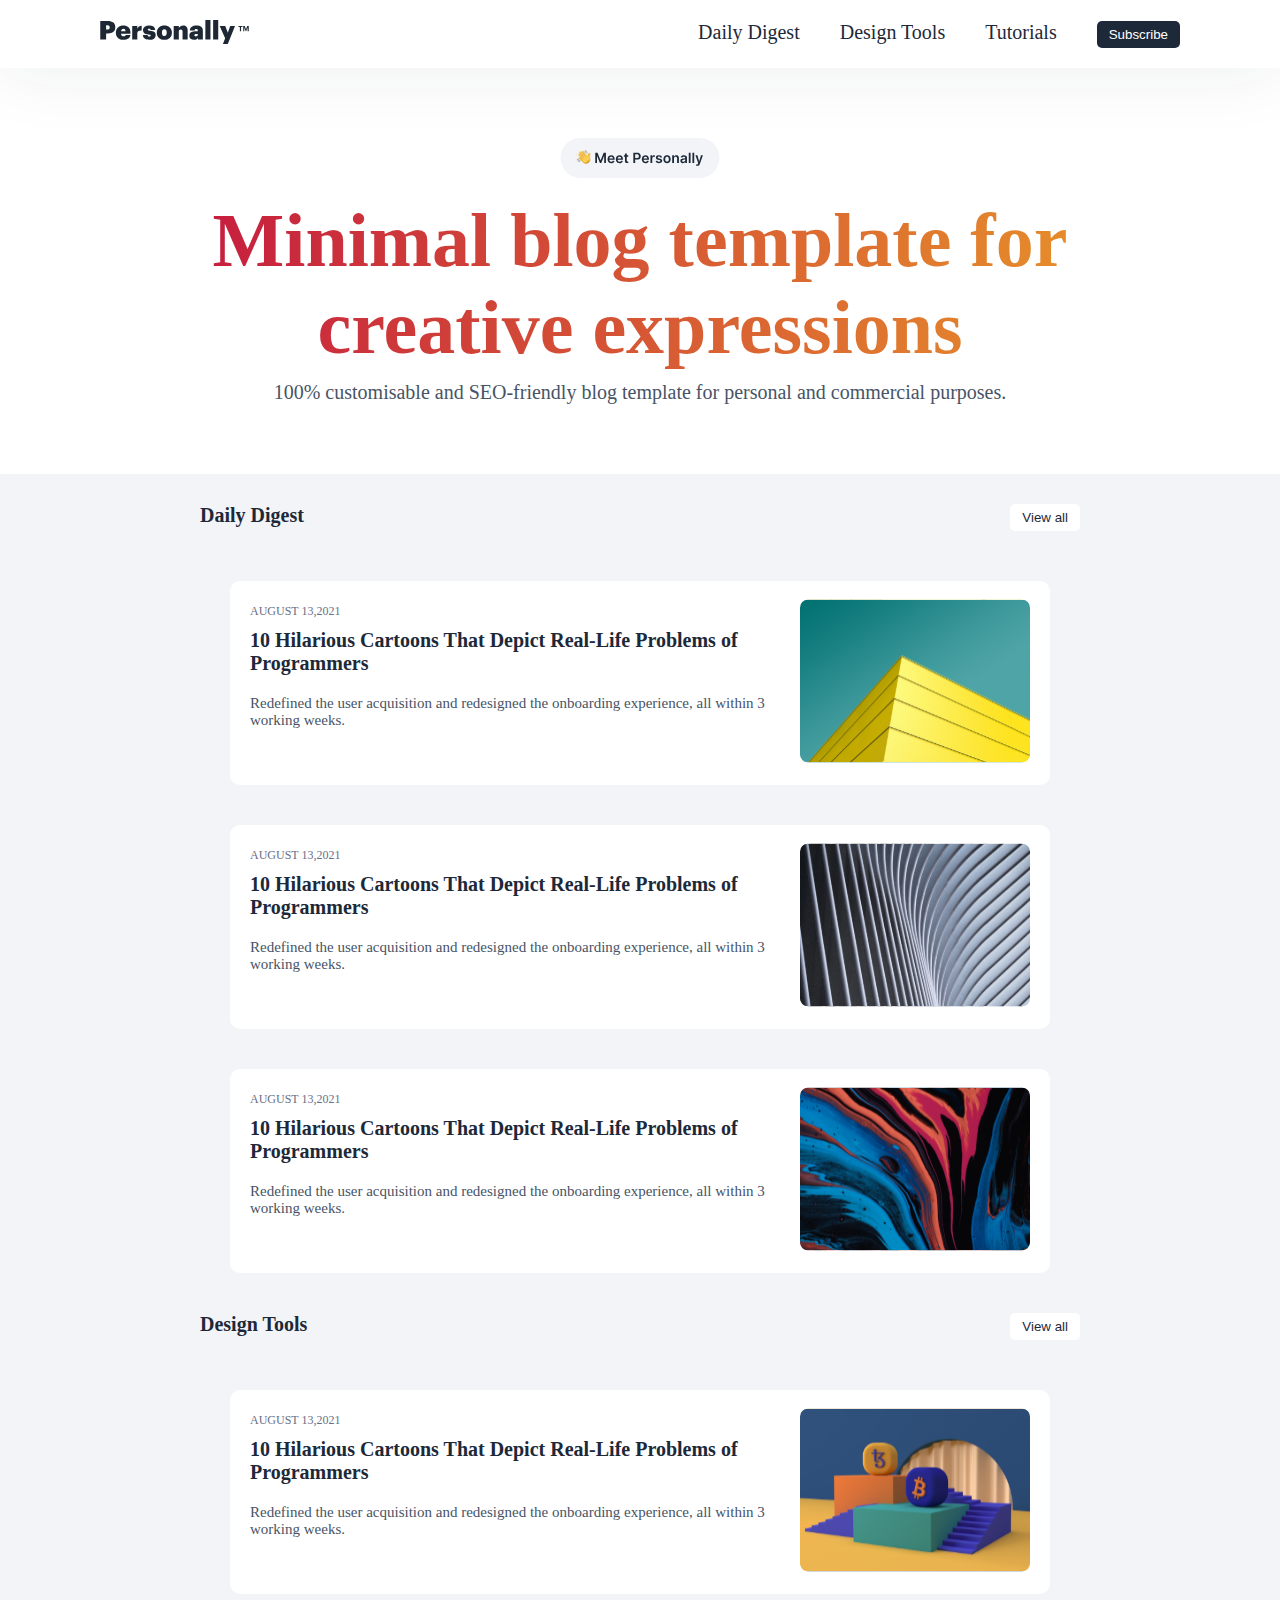
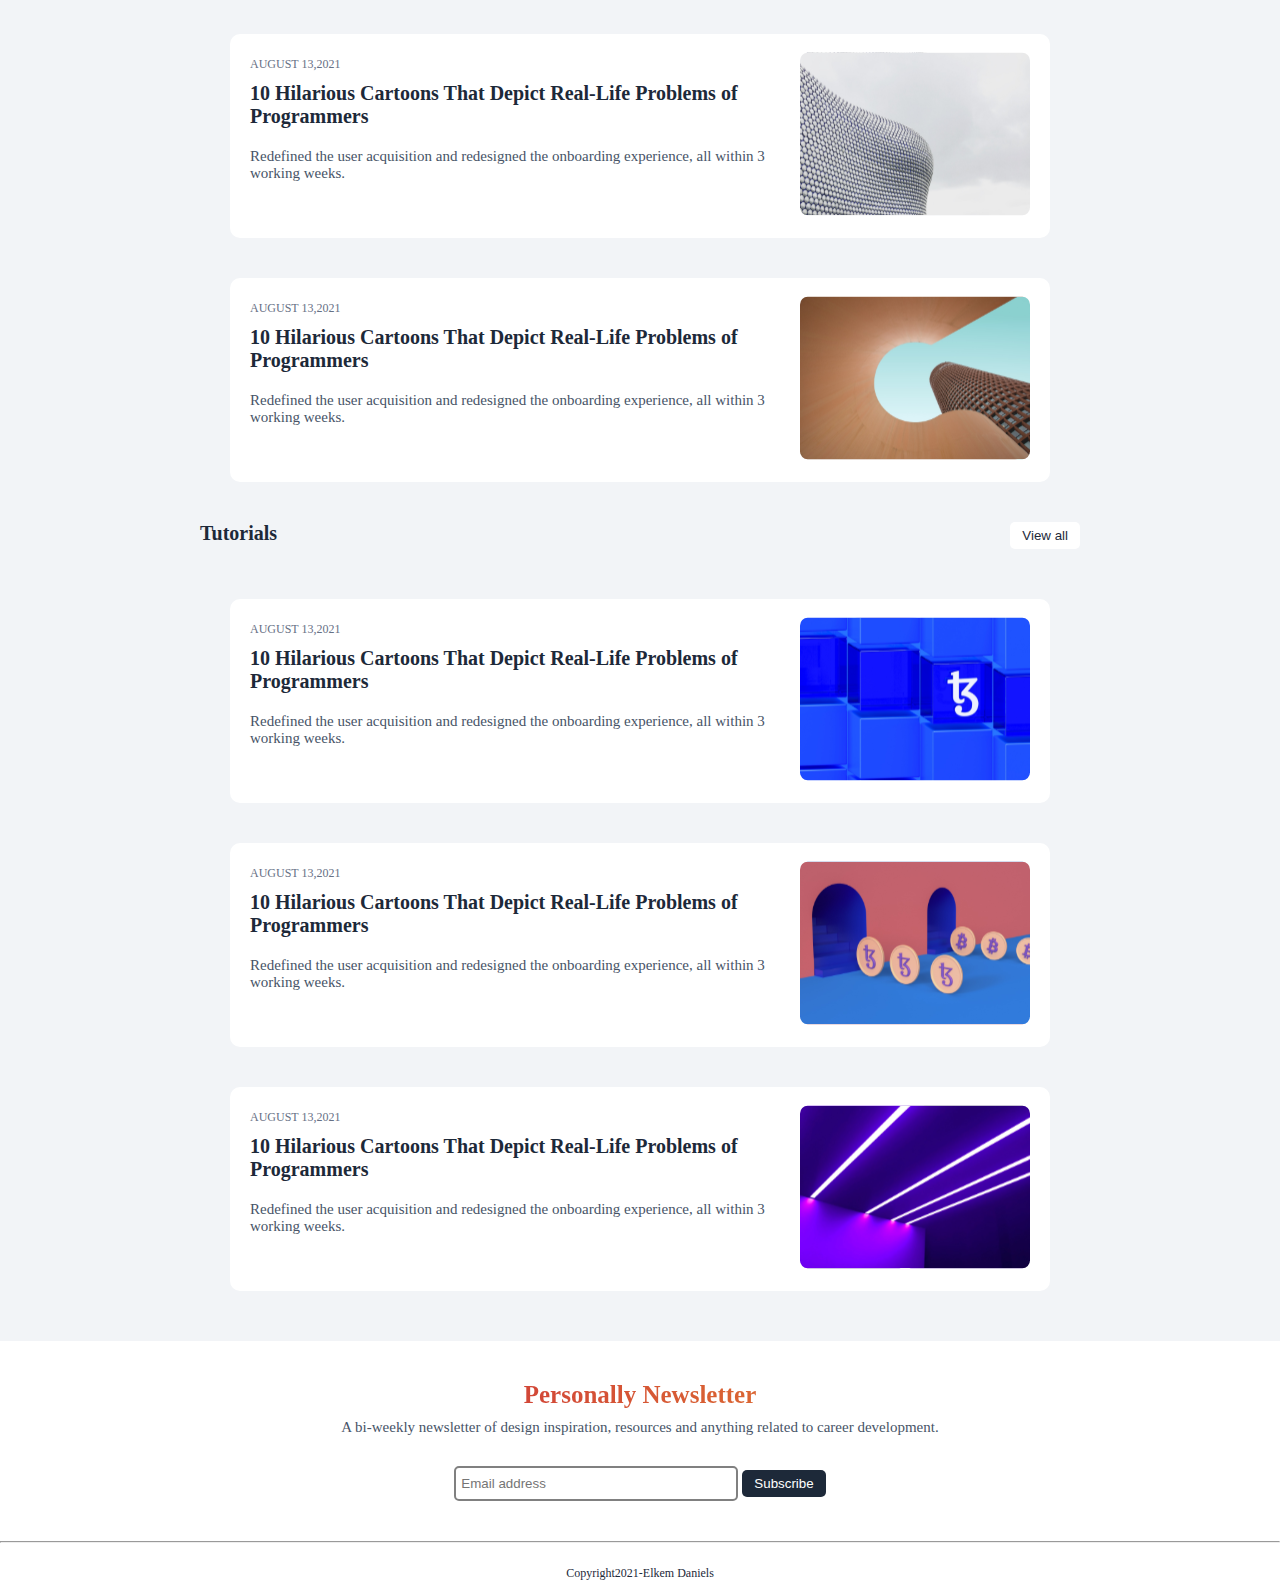
<file: index.html>
<!DOCTYPE html>
<html lang="en">

<head>
    <meta charset="UTF-8">
    <meta http-equiv="X-UA-Compatible" content="IE=edge">
    <meta name="viewport" content="width=device-width, initial-scale=1.0">
    <link rel="stylesheet" href="style.css">
    <title>Minimal-Blog-Template</title>
    <link rel="preconnect" href="https://fonts.googleapis.com">
    <link rel="preconnect" href="https://fonts.gstatic.com" crossorigin>
    <link href="https://fonts.googleapis.com/css2?family=Poppins:wght@100;200;300;400;500;600;700;800;900&display=swap"
        rel="stylesheet">
</head>

<body class="introduction-to-minimal-blog-templete">
    <section class="blog-header">
        <header class="header">
            <a href="index.html" style="text-decoration: none;"><img src="IMAGES/personally-logo.svg" alt=""></a>
            <label for="mobileIcon" class="mobile">
                <div class="mobile-icon">
                    <img src="IMAGES/Union.svg" alt="">
                </div>
            </label>
            <input type="checkbox" id="mobileIcon" class="mobileIcon">
            <nav class="navbar">
                <ul>
                    <a href="Daily Digest.html" style="text-decoration: none;">
                        <li>Daily Digest</li>
                    </a>
                    <a href="Design Tools.html" style="text-decoration: none;">
                        <li>Design Tools</li>
                    </a>
                    <a href="Tutorial.html" style="text-decoration: none;">
                        <li>Tutorials</li>
                    </a>
                </ul>
                <button class="button-one">Subscribe</button>
            </nav>
        </header>
    </section>
    <section class="blog-main-one">
        <img src="IMAGES/Hero Tag.svg" alt="">
        <h1>Minimal blog template for creative expressions</h1>
        <p>100% customisable and SEO-friendly blog template for personal and commercial purposes.</p>
    </section>
    <section class="blog-main-two">
        <div class="sub-one">
            <h5>Daily Digest</h5>
            <a href="Daily Digest.html"> <button class="button-two">View all</button></a>
        </div>
        <div class="sub-main">
            <div class="sub-two">
                <div class="sub-div">
                    <span>AUGUST 13,2021</span>
                    <h2>10 Hilarious Cartoons That Depict Real-Life Problems of Programmers</h2>
                    <p>Redefined the user acquisition and redesigned the onboarding experience, all within 3 working
                        weeks.</p>
                </div>
                <div class="sub-div-one">
                    <img src="IMAGES/unsplash_37Hk9D4Ig_4.svg" alt="">
                </div>
            </div>
        </div>
        <div class="sub-main">
            <div class="sub-two">
                <div class="sub-div">
                    <span>AUGUST 13,2021</span>
                    <h2>10 Hilarious Cartoons That Depict Real-Life Problems of Programmers</h2>
                    <p>Redefined the user acquisition and redesigned the onboarding experience, all within 3 working
                        weeks.</p>
                </div>
                <div class="sub-div-one">
                    <img src="IMAGES/unsplash_-6zFVL4YuaM.svg" alt="">
                </div>
            </div>
        </div>
        <div class="sub-main">
            <div class="sub-two">
                <div class="sub-div">
                    <span>AUGUST 13,2021</span>
                    <h2>10 Hilarious Cartoons That Depict Real-Life Problems of Programmers</h2>
                    <p>Redefined the user acquisition and redesigned the onboarding experience, all within 3 working
                        weeks.</p>
                </div>
                <div class="sub-div-one">
                    <img src="IMAGES/unsplash_NTYYL9Eb9y8.svg" alt="">
                </div>
            </div>
        </div>
    </section>
    <section class="blog-main-three">
        <div class="sub-one">
            <h5>Design Tools</h5>
            <a href="Design Tools.html"> <button class="button-two">View all</button></a>
        </div>
        <div class="sub-main">
            <div class="sub-two">
                <div class="sub-div">
                    <span>AUGUST 13,2021</span>
                    <h2>10 Hilarious Cartoons That Depict Real-Life Problems of Programmers</h2>
                    <p>Redefined the user acquisition and redesigned the onboarding experience, all within 3 working
                        weeks.</p>
                </div>
                <div class="sub-div-one">
                    <img src="IMAGES/unsplash_Nrtlz5D2AP8.svg" alt="">
                </div>
            </div>
        </div>
        <div class="sub-main">
            <div class="sub-two">
                <div class="sub-div">
                    <span>AUGUST 13,2021</span>
                    <h2>10 Hilarious Cartoons That Depict Real-Life Problems of Programmers</h2>
                    <p>Redefined the user acquisition and redesigned the onboarding experience, all within 3 working
                        weeks.</p>
                </div>
                <div class="sub-div-one">
                    <img src="IMAGES/unsplash_-tzPh9aswxU.svg" alt="">
                </div>
            </div>
        </div>
        <div class="sub-main">
            <div class="sub-two">
                <div class="sub-div">
                    <span>AUGUST 13,2021</span>
                    <h2>10 Hilarious Cartoons That Depict Real-Life Problems of Programmers</h2>
                    <p>Redefined the user acquisition and redesigned the onboarding experience, all within 3 working
                        weeks.</p>
                </div>
                <div class="sub-div-one">
                    <img src="IMAGES/unsplash_oLWGI-Q76Yc.svg" alt="">
                </div>
            </div>
        </div>
    </section>
    <section class="blog-main-four">
        <div class="sub-one">
            <h5>Tutorials</h5>
            <a href="Tutorial.html"><button class="button-two">View all</button></a>
        </div>
        <div class="sub-main">
            <div class="sub-two">
                <div class="sub-div">
                    <span>AUGUST 13,2021</span>
                    <h2>10 Hilarious Cartoons That Depict Real-Life Problems of Programmers</h2>
                    <p>Redefined the user acquisition and redesigned the onboarding experience, all within 3 working
                        weeks.</p>
                </div>
                <div class="sub-div-one">
                    <img src="IMAGES/unsplash_0BEojni7-lo.svg" alt="">
                </div>
            </div>
        </div>
        <div class="sub-main">
            <div class="sub-two">
                <div class="sub-div">
                    <span>AUGUST 13,2021</span>
                    <h2>10 Hilarious Cartoons That Depict Real-Life Problems of Programmers</h2>
                    <p>Redefined the user acquisition and redesigned the onboarding experience, all within 3 working
                        weeks.</p>
                </div>
                <div class="sub-div-one">
                    <img src="IMAGES/unsplash_yMG6ua3x69I.svg" alt="">
                </div>
            </div>
        </div>
        <div class="sub-main">
            <div class="sub-two">
                <div class="sub-div">
                    <span>AUGUST 13,2021</span>
                    <h2>10 Hilarious Cartoons That Depict Real-Life Problems of Programmers</h2>
                    <p>Redefined the user acquisition and redesigned the onboarding experience, all within 3 working
                        weeks.</p>
                </div>
                <div class="sub-div-one">
                    <img src="IMAGES/unsplash_5yKQ1pikvGg.svg" alt="">
                </div>
            </div>
        </div>
    </section>
    <section class="blog-main-five">
        <h2>Personally Newsletter</h2>
        <p>A bi-weekly newsletter of design inspiration, resources and anything related to career development.</p>
        <div class="sub-div-two">
            <input type="email" placeholder="Email address">
            <button class="button-three">Subscribe</button>
        </div>
    </section>
    <section class="blog-main-six">
        <hr>
        <div class="hr-div">
            <span>Copyright2021-Elkem Daniels</span>
        </div>

    </section>
</body>

</html>
</file>
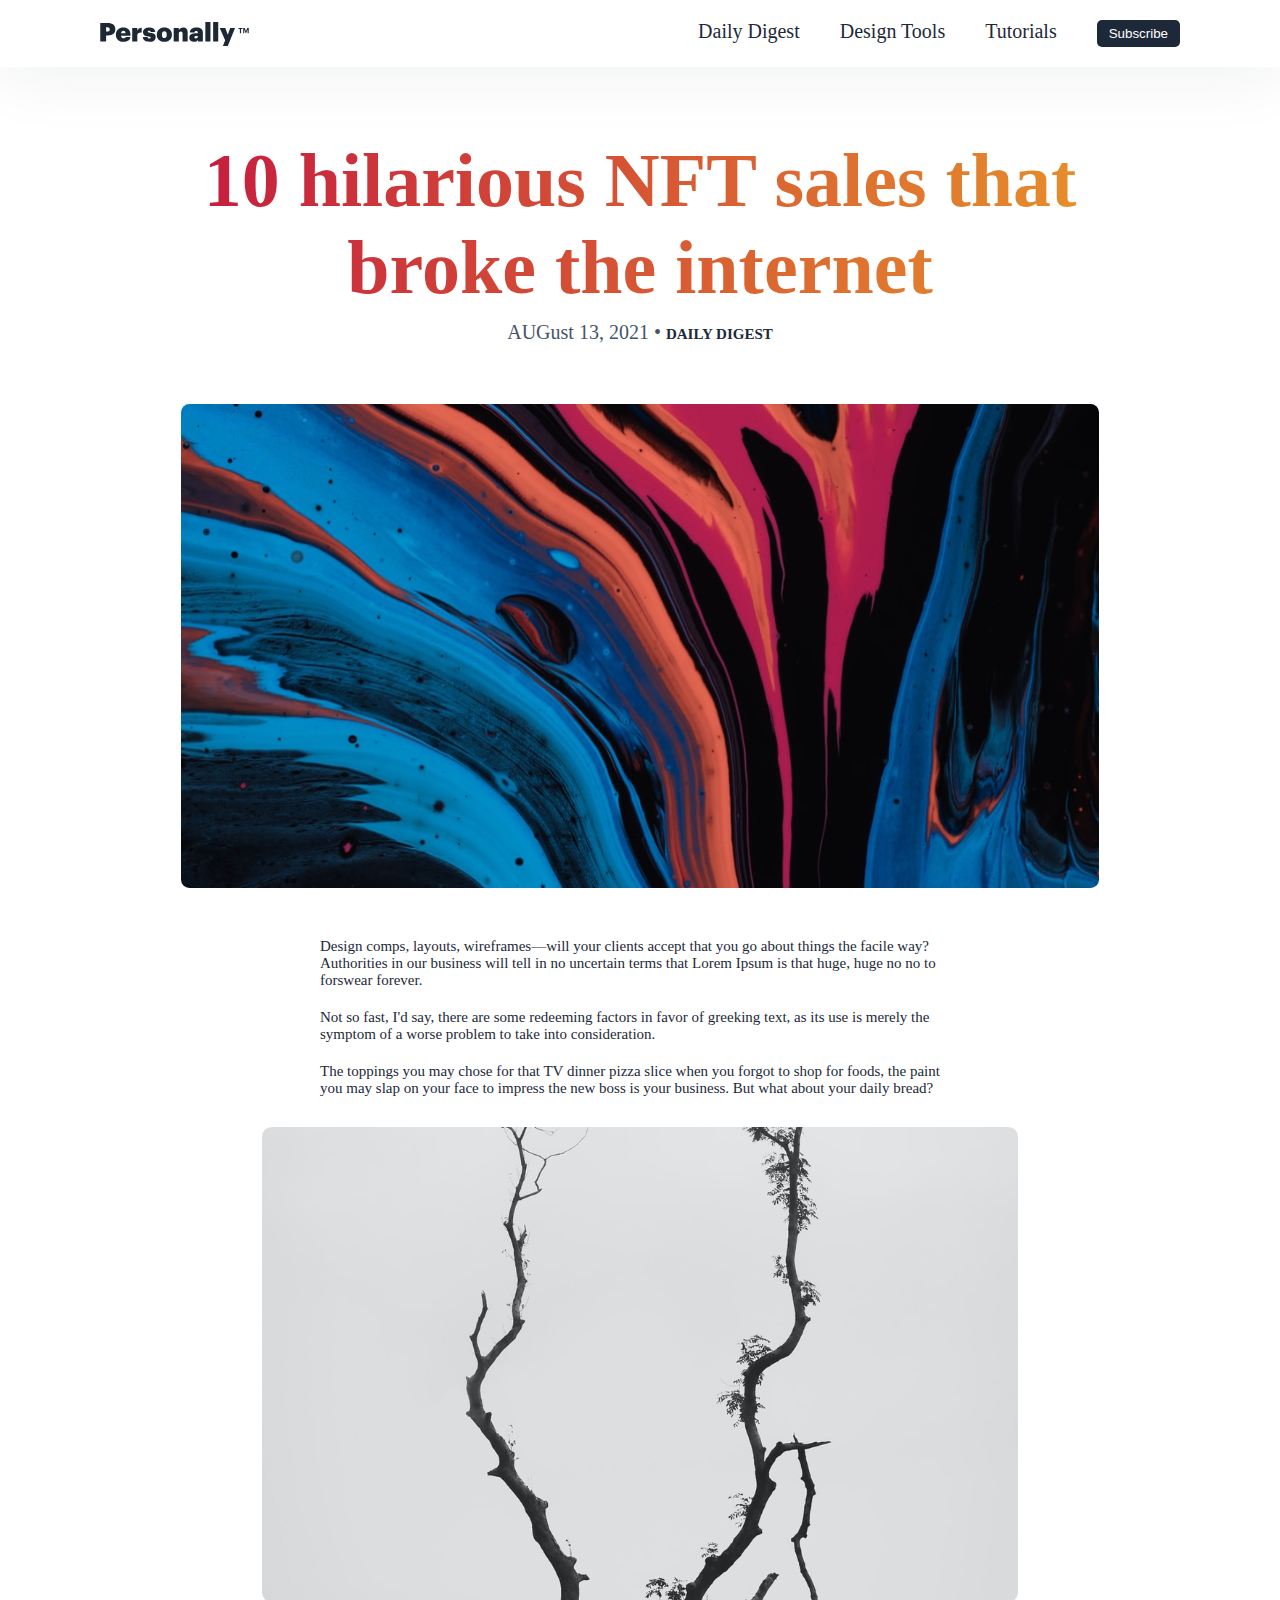
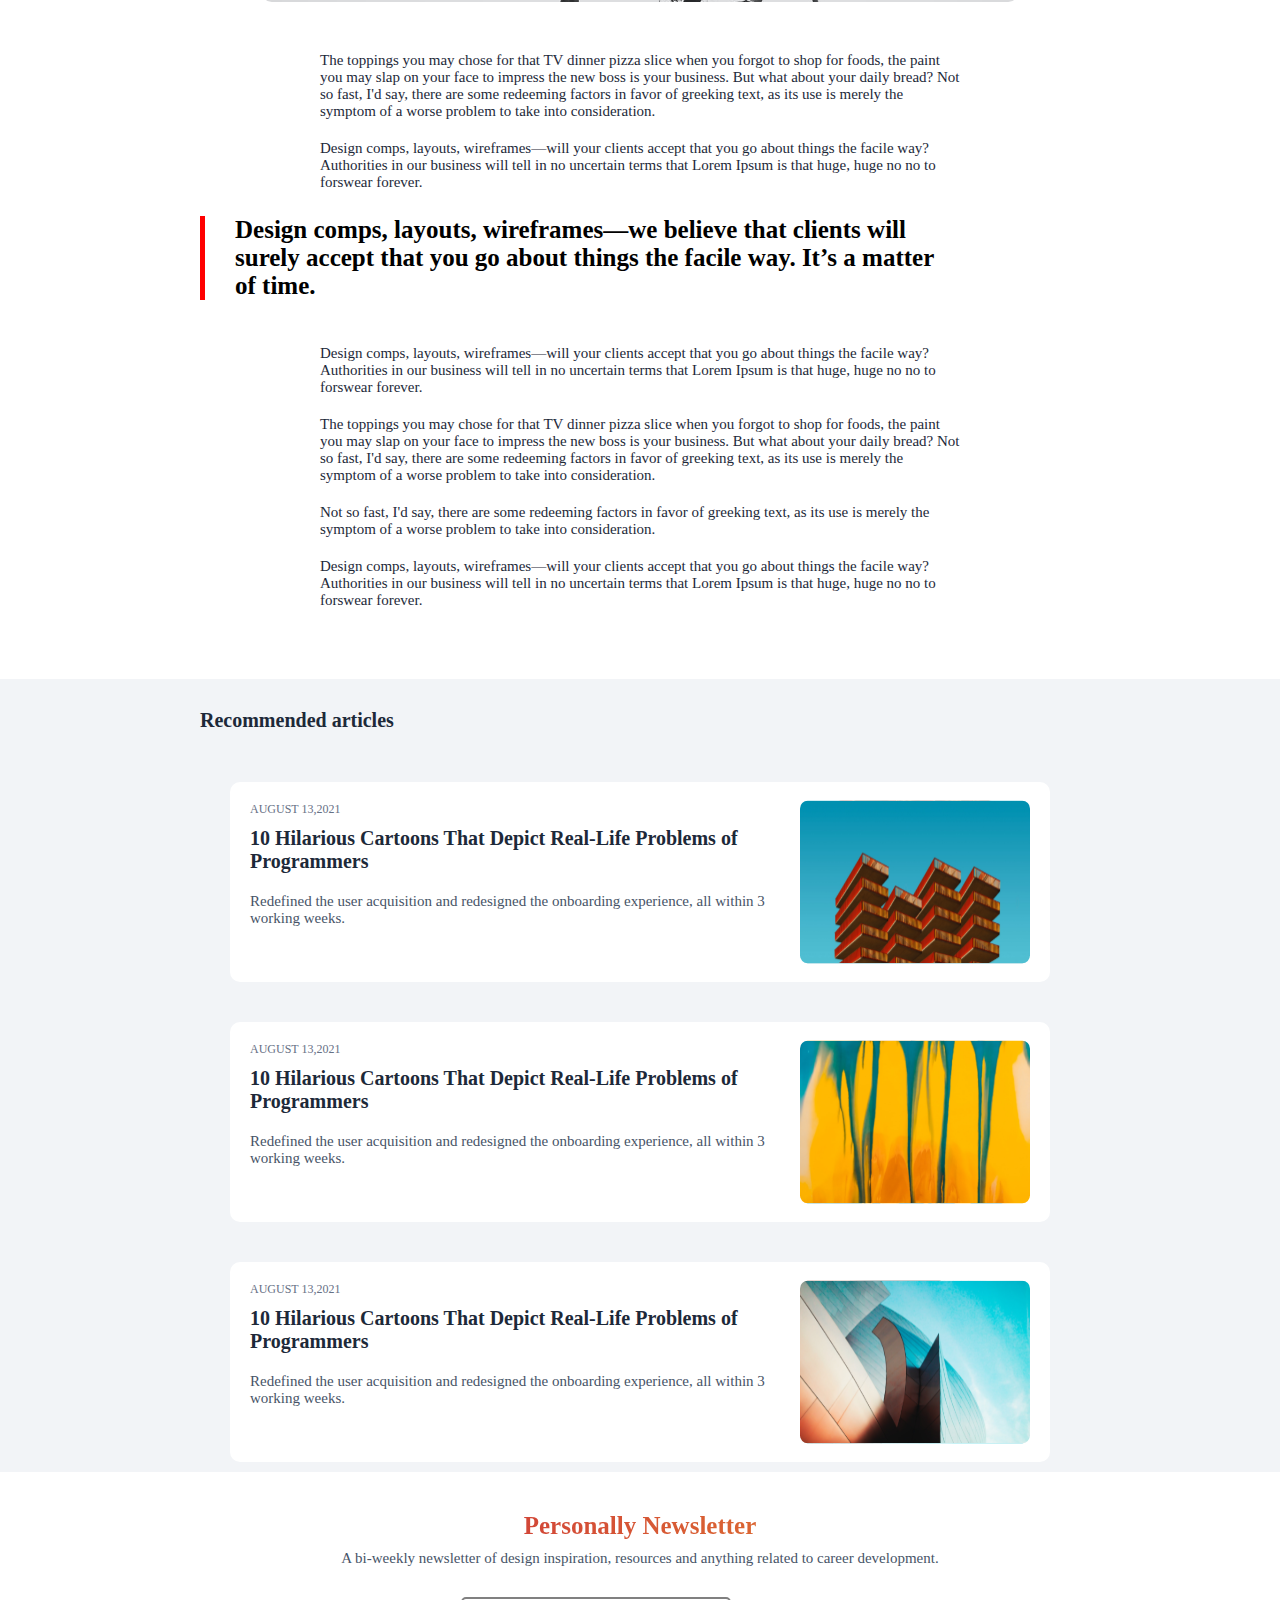
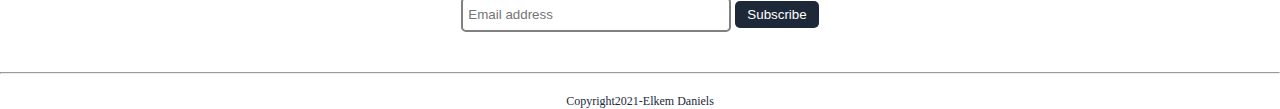
<file: Art.html>
<html lang="en">

<head>
    <meta charset="UTF-8">
    <meta http-equiv="X-UA-Compatible" content="IE=edge">
    <meta name="viewport" content="width=device-width, initial-scale=1.0">
    <link rel="stylesheet" href="style.css">
    <link rel="preconnect" href="https://fonts.googleapis.com">
    <link rel="preconnect" href="https://fonts.gstatic.com" crossorigin>
    <link href="https://fonts.googleapis.com/css2?family=Poppins:wght@100;200;300;400;500;600;700;800;900&display=swap"
        rel="stylesheet">
    <title>Minimal-Blog-Template</title>
</head>

<body>
    <section class="blog-header">
        <header class="header">
            <a href="index.html" style="text-decoration: none;"><img src="IMAGES/personally-logo.svg" alt=""></a>
            <label for="mobileIcon" class="mobile">
                <div class="mobile-icon">
                    <img src="IMAGES/Union.svg" alt="">
                </div>
            </label>
            <input type="checkbox" id="mobileIcon" class="mobileIcon">
            <nav class="navbar">
                <ul>
                    <a href="Daily Digest.html" style="text-decoration: none;">
                        <li>Daily Digest</li>
                    </a>
                    <a href="Design Tools.html" style="text-decoration: none;">
                        <li>Design Tools</li>
                    </a>
                    <a href="Tutorial.html" style="text-decoration: none;">
                        <li>Tutorials</li>
                    </a>
                </ul>
                <button class="button-one">Subscribe</button>
            </nav>
        </header>
    </section>
    <section class="blog-main-one">
        <div class="sub-sales">
            <h1>10 hilarious NFT sales that broke the internet</h1>
            <p>AUGust 13, 2021 • <span>DAILY DIGEST</span></p>
        </div>
    </section>
    <section class="blog-main-seven">
        <div class="sub-set-one">
            <img src="IMAGES/Rectangle 125 (2).svg" alt="">
        </div>
        <section class="blog-main-eight">
            <p class="sub-set-two">
                Design comps, layouts, wireframes—will your clients accept that you go about things the facile way?
                Authorities in our business will tell in no uncertain terms that Lorem Ipsum is that huge, huge no no to
                forswear forever.
            </p>

            <p class="sub-set-two">Not so fast, I'd say, there are some redeeming factors in favor of greeking text, as
                its
                use is merely the
                symptom of a worse problem to take into consideration.</p>

            <p class="sub-set-two"> The toppings you may chose for that TV dinner pizza slice when you forgot to shop
                for
                foods, the paint you
                may slap on your face to impress the new boss is your business. But what about your daily bread?</p>
        </section>
        <div class="sub-set-three">
            <img src="IMAGES/unsplash_w2IjaFZpGRY.svg" alt="">
        </div>
        <section class="blog-main-eight">
            <p class="sub-set-two">The toppings you may chose for that TV dinner pizza slice when you forgot to shop for
                foods, the paint you
                may slap on your face to impress the new boss is your business. But what about your daily bread? Not so
                fast, I'd say, there are some redeeming factors in favor of greeking text, as its use is merely the
                symptom
                of a worse problem to take into consideration. </p>

            <p class="sub-set-two">Design comps, layouts, wireframes—will your clients accept that you go about things
                the
                facile way?
                Authorities in our business will tell in no uncertain terms that Lorem Ipsum is that huge, huge no no to
                forswear forever. </p>
        </section>
        <section class="blog-main-nine">
            <h5>Design comps, layouts, wireframes—we believe that clients will surely accept that you go about things
                the facile way. It’s a matter of time.</h5>
        </section>
        <section class="blog-main-nine">
            <p class="sub-set-two">Design comps, layouts, wireframes—will your clients accept that you go about things
                the facile way?
                Authorities in our business will tell in no uncertain terms that Lorem Ipsum is that huge, huge no no to
                forswear forever.</p>

            <p class="sub-set-two">The toppings you may chose for that TV dinner pizza slice when you forgot to shop for
                foods, the paint
                you may slap on your face to impress the new boss is your business. But what about your daily bread? Not
                so fast, I'd say, there are some redeeming factors in favor of greeking text, as its use is merely the
                symptom of a worse problem to take into consideration.</p>

            <p class="sub-set-two">Not so fast, I'd say, there are some redeeming factors in favor of greeking text, as
                its use is merely
                the symptom of a worse problem to take into consideration.</p>

            <p class="sub-set-two">Design comps, layouts, wireframes—will your clients accept that you go about things
                the facile way?
                Authorities in our business will tell in no uncertain terms that Lorem Ipsum is that huge, huge no no to
                forswear forever.</p>
        </section>
    </section>
    <section class="blog-main-two">
        <div class="sub-one">
            <h5>Recommended articles</h5>
        </div>
        <div class="sub-main">
            <div class="sub-two">
                <div class="sub-div">
                    <span>AUGUST 13,2021</span>
                    <h2>10 Hilarious Cartoons That Depict Real-Life Problems of Programmers</h2>
                    <p>Redefined the user acquisition and redesigned the onboarding experience, all within 3 working
                        weeks.</p>
                </div>
                <div class="sub-div-one">
                    <img src="IMAGES/unsplash_IylbHVX6MmQ.svg" alt="">
                </div>
            </div>
        </div>
        <div class="sub-main">
            <div class="sub-two">
                <div class="sub-div">
                    <span>AUGUST 13,2021</span>
                    <h2>10 Hilarious Cartoons That Depict Real-Life Problems of Programmers</h2>
                    <p>Redefined the user acquisition and redesigned the onboarding experience, all within 3 working
                        weeks.</p>
                </div>
                <div class="sub-div-one">
                    <img src="IMAGES/unsplash_zKnQnyARggY.svg" alt="">
                </div>
            </div>
        </div>
        <div class="sub-main">
            <div class="sub-two">
                <div class="sub-div">
                    <span>AUGUST 13,2021</span>
                    <h2>10 Hilarious Cartoons That Depict Real-Life Problems of Programmers</h2>
                    <p>Redefined the user acquisition and redesigned the onboarding experience, all within 3 working
                        weeks.</p>
                </div>
                <div class="sub-div-one">
                    <img src="IMAGES/unsplash_besqApq3fxs.svg" alt="">
                </div>
            </div>
        </div>
    </section>
    <section class="blog-main-five">
        <h2>Personally Newsletter</h2>
        <p>A bi-weekly newsletter of design inspiration, resources and anything related to career development.</p>
        <div class="sub-div-two">
            <input type="email" placeholder="Email address">
            <button class="button-three">Subscribe</button>
        </div>
    </section>
    <section class="blog-main-six">
        <hr>
        <div class="hr-div">
            <span>Copyright2021-Elkem Daniels</span>
        </div>

    </section>
</body>

</html>
</file>
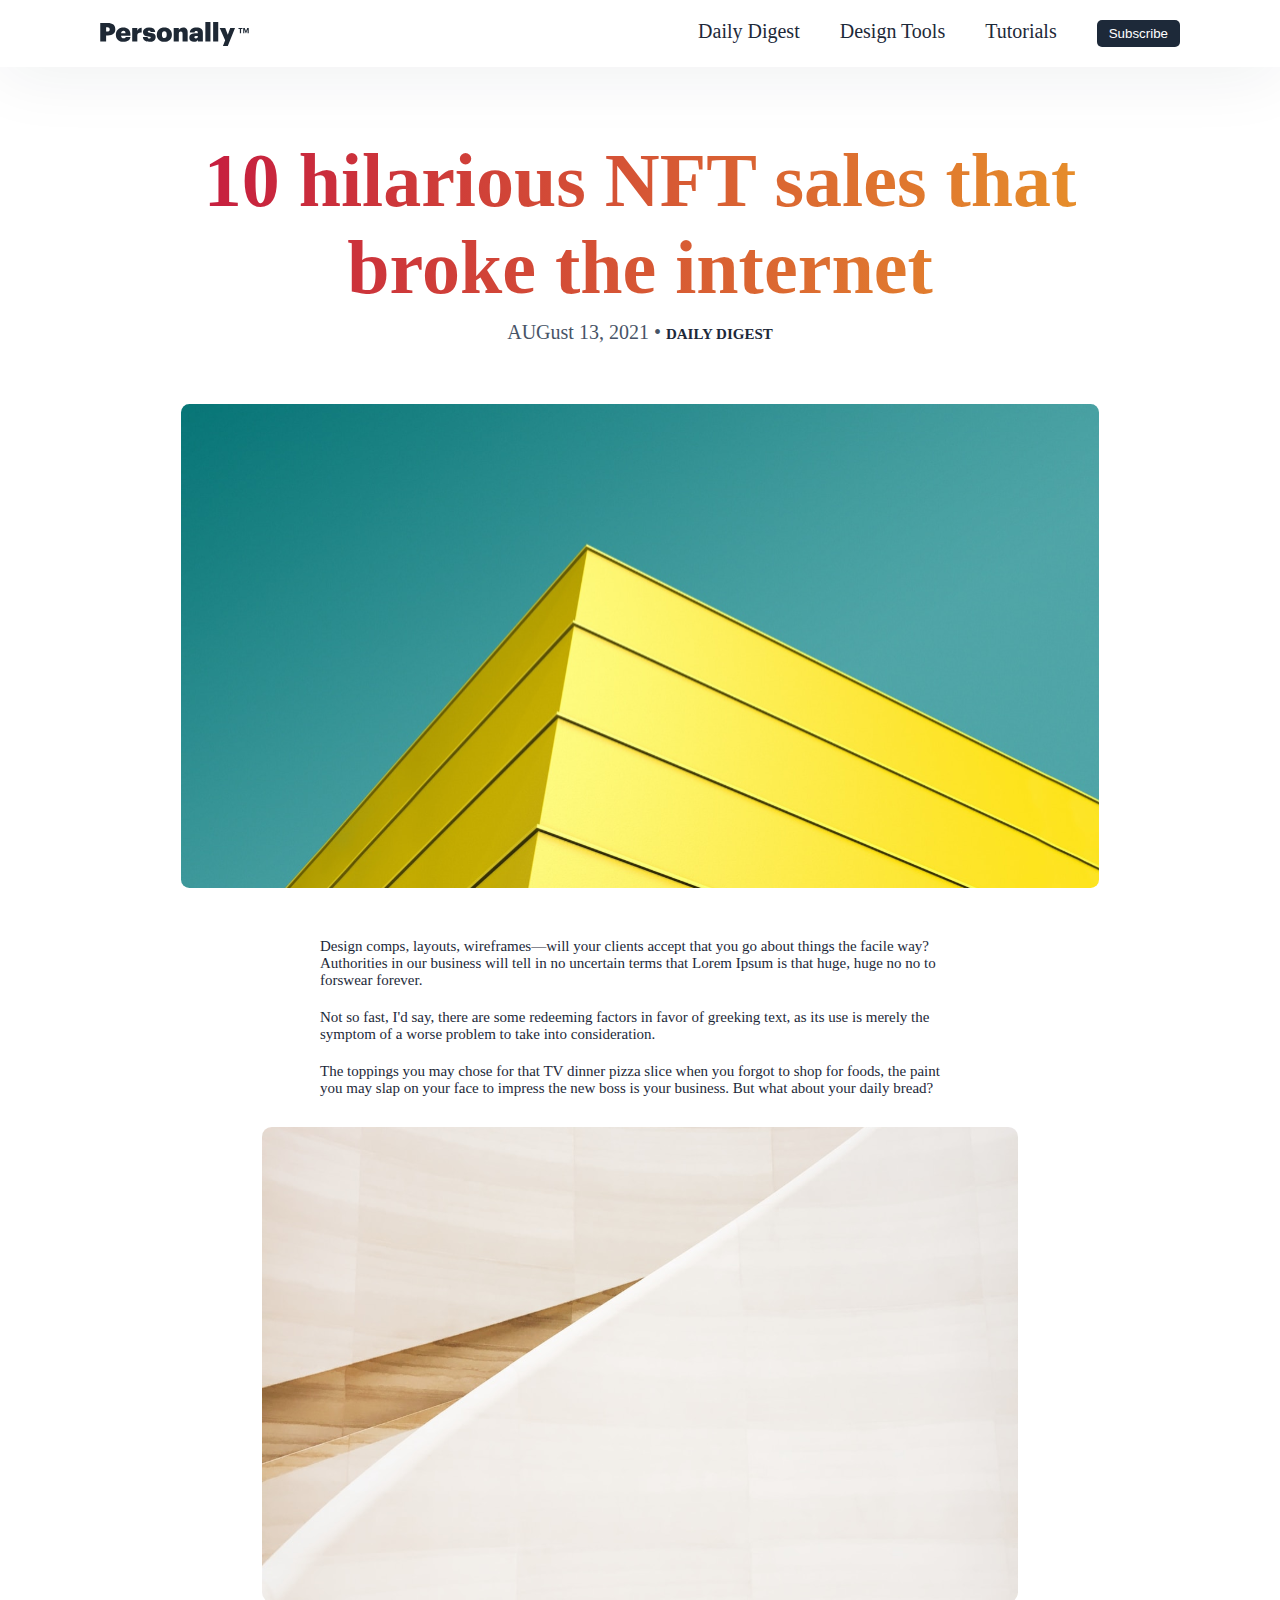
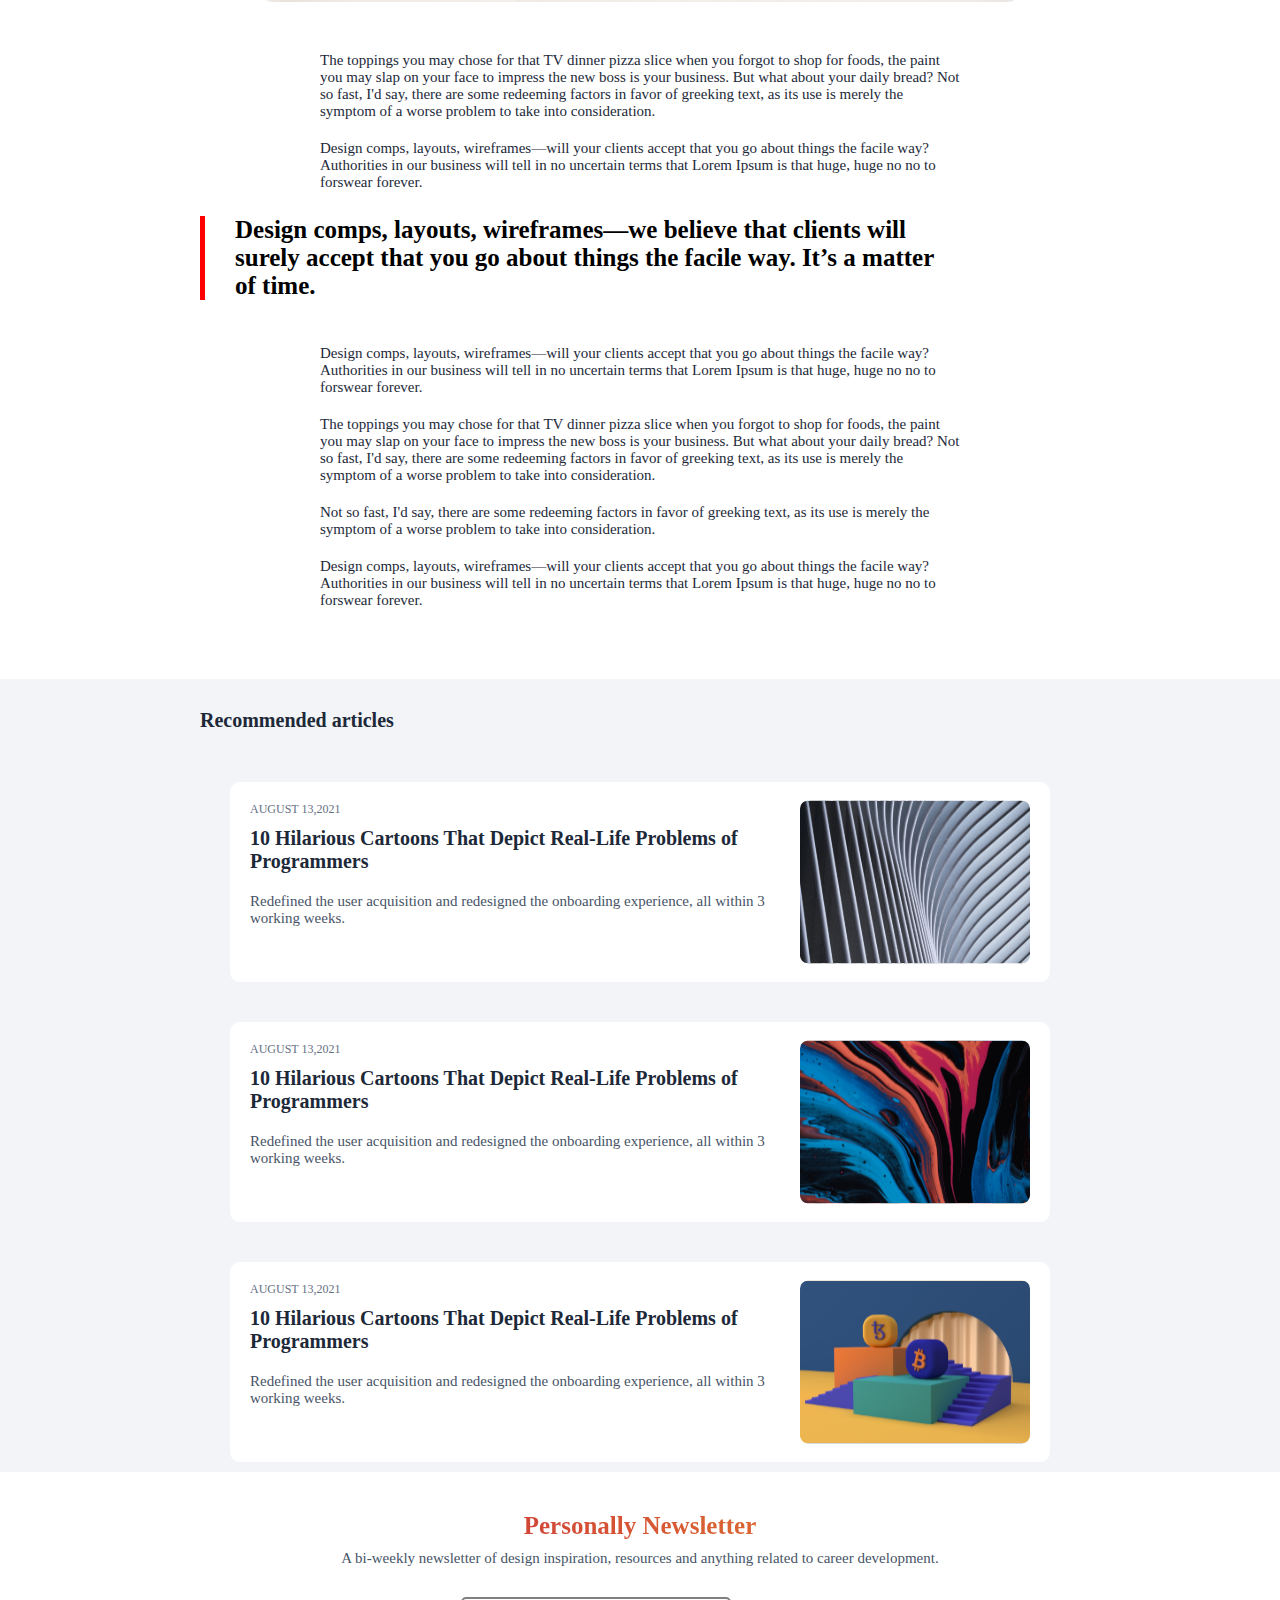
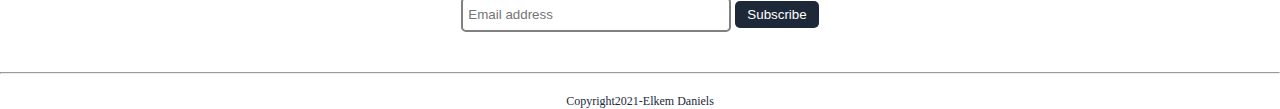
<file: Article.html>
<html lang="en">

<head>
    <meta charset="UTF-8">
    <meta http-equiv="X-UA-Compatible" content="IE=edge">
    <meta name="viewport" content="width=device-width, initial-scale=1.0">
    <link rel="stylesheet" href="style.css">
    <link rel="preconnect" href="https://fonts.googleapis.com">
    <link rel="preconnect" href="https://fonts.gstatic.com" crossorigin>
    <link href="https://fonts.googleapis.com/css2?family=Poppins:wght@100;200;300;400;500;600;700;800;900&display=swap"
        rel="stylesheet">
    <title>Minimal-Blog-Template</title>
</head>

<body>
    <section class="blog-header">
        <header class="header">
            <img src="IMAGES/personally-logo.svg" alt="">
            <label for="mobileIcon" class="mobile">
                <div class="mobile-icon">
                    <img src="IMAGES/Union.svg" alt="">
                </div>
            </label>
            <input type="checkbox" id="mobileIcon" class="mobileIcon">
            <nav class="navbar">
                <ul>
                    <a href="Daily Digest.html" style="text-decoration: none;">
                        <li>Daily Digest</li>
                    </a>
                    <a href="Design Tools.html" style="text-decoration: none;">
                        <li>Design Tools</li>
                    </a>
                    <a href="Tutorial.html" style="text-decoration: none;">
                        <li>Tutorials</li>
                    </a>
                </ul>
                <button class="button-one">Subscribe</button>
            </nav>
        </header>
    </section>
    <section class="blog-main-one">
        <div class="sub-sales">
            <h1>10 hilarious NFT sales that broke the internet</h1>
            <p>AUGust 13, 2021 • <span>DAILY DIGEST</span></p>
        </div>
    </section>
    <section class="blog-main-seven">
        <div class="sub-set-one">
            <img src="IMAGES/Rectangle 125.svg" alt="">
        </div>
        <section class="blog-main-eight">
            <p class="sub-set-two">
                Design comps, layouts, wireframes—will your clients accept that you go about things the facile way?
                Authorities in our business will tell in no uncertain terms that Lorem Ipsum is that huge, huge no no to
                forswear forever.
            </p>

            <p class="sub-set-two">Not so fast, I'd say, there are some redeeming factors in favor of greeking text, as
                its
                use is merely the
                symptom of a worse problem to take into consideration.</p>

            <p class="sub-set-two"> The toppings you may chose for that TV dinner pizza slice when you forgot to shop
                for
                foods, the paint you
                may slap on your face to impress the new boss is your business. But what about your daily bread?</p>
        </section>
        <div class="sub-set-three">
            <img src="IMAGES/unsplash_qK8Gjuds14k.svg" alt="">
        </div>
        <section class="blog-main-eight">
            <p class="sub-set-two">The toppings you may chose for that TV dinner pizza slice when you forgot to shop for
                foods, the paint you
                may slap on your face to impress the new boss is your business. But what about your daily bread? Not so
                fast, I'd say, there are some redeeming factors in favor of greeking text, as its use is merely the
                symptom
                of a worse problem to take into consideration. </p>

            <p class="sub-set-two">Design comps, layouts, wireframes—will your clients accept that you go about things
                the
                facile way?
                Authorities in our business will tell in no uncertain terms that Lorem Ipsum is that huge, huge no no to
                forswear forever. </p>
        </section>
        <section class="blog-main-nine">
            <h5>Design comps, layouts, wireframes—we believe that clients will surely accept that you go about things
                the facile way. It’s a matter of time.</h5>
        </section>
        <section class="blog-main-nine">
            <p class="sub-set-two">Design comps, layouts, wireframes—will your clients accept that you go about things
                the facile way?
                Authorities in our business will tell in no uncertain terms that Lorem Ipsum is that huge, huge no no to
                forswear forever.</p>

            <p class="sub-set-two">The toppings you may chose for that TV dinner pizza slice when you forgot to shop for
                foods, the paint
                you may slap on your face to impress the new boss is your business. But what about your daily bread? Not
                so fast, I'd say, there are some redeeming factors in favor of greeking text, as its use is merely the
                symptom of a worse problem to take into consideration.</p>

            <p class="sub-set-two">Not so fast, I'd say, there are some redeeming factors in favor of greeking text, as
                its use is merely
                the symptom of a worse problem to take into consideration.</p>

            <p class="sub-set-two">Design comps, layouts, wireframes—will your clients accept that you go about things
                the facile way?
                Authorities in our business will tell in no uncertain terms that Lorem Ipsum is that huge, huge no no to
                forswear forever.</p>
        </section>
    </section>
    <section class="blog-main-two">
        <div class="sub-one">
            <h5>Recommended articles</h5>
        </div>
        <div class="sub-main">
            <div class="sub-two">
                <div class="sub-div">
                    <span>AUGUST 13,2021</span>
                    <h2>10 Hilarious Cartoons That Depict Real-Life Problems of Programmers</h2>
                    <p>Redefined the user acquisition and redesigned the onboarding experience, all within 3 working
                        weeks.</p>
                </div>
                <div class="sub-div-one">
                    <img src="IMAGES/unsplash_-6zFVL4YuaM.svg" alt="">
                </div>
            </div>
        </div>
        <div class="sub-main">
            <div class="sub-two">
                <div class="sub-div">
                    <span>AUGUST 13,2021</span>
                    <h2>10 Hilarious Cartoons That Depict Real-Life Problems of Programmers</h2>
                    <p>Redefined the user acquisition and redesigned the onboarding experience, all within 3 working
                        weeks.</p>
                </div>
                <div class="sub-div-one">
                    <img src="IMAGES/unsplash_NTYYL9Eb9y8.svg" alt="">
                </div>
            </div>
        </div>
        <div class="sub-main">
            <div class="sub-two">
                <div class="sub-div">
                    <span>AUGUST 13,2021</span>
                    <h2>10 Hilarious Cartoons That Depict Real-Life Problems of Programmers</h2>
                    <p>Redefined the user acquisition and redesigned the onboarding experience, all within 3 working
                        weeks.</p>
                </div>
                <div class="sub-div-one">
                    <img src="IMAGES/unsplash_Nrtlz5D2AP8.svg" alt="">
                </div>
            </div>
        </div>
    </section>
    <section class="blog-main-five">
        <h2>Personally Newsletter</h2>
        <p>A bi-weekly newsletter of design inspiration, resources and anything related to career development.</p>
        <div class="sub-div-two">
            <input type="email" placeholder="Email address">
            <button class="button-three">Subscribe</button>
        </div>
    </section>
    <section class="blog-main-six">
        <hr>
        <div class="hr-div">
            <span>Copyright2021-Elkem Daniels</span>
        </div>

    </section>
</body>

</html>
</file>
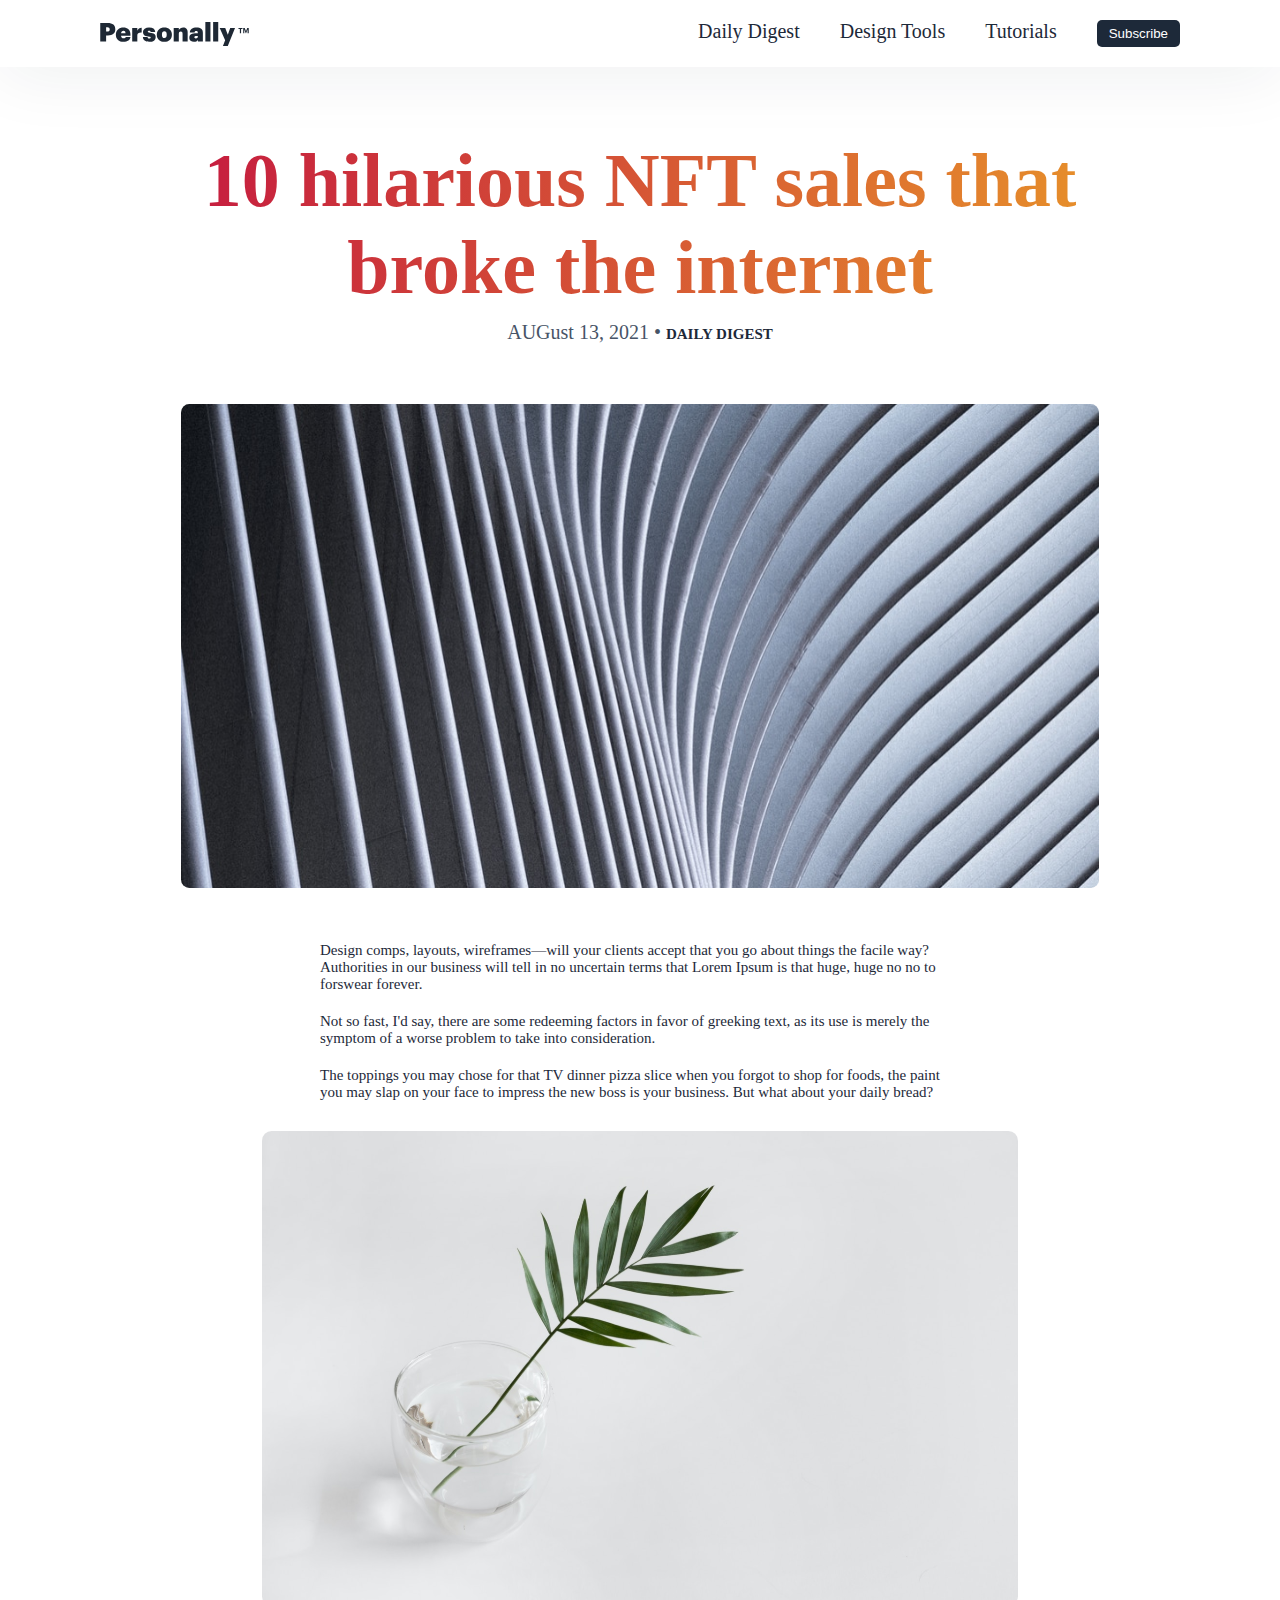
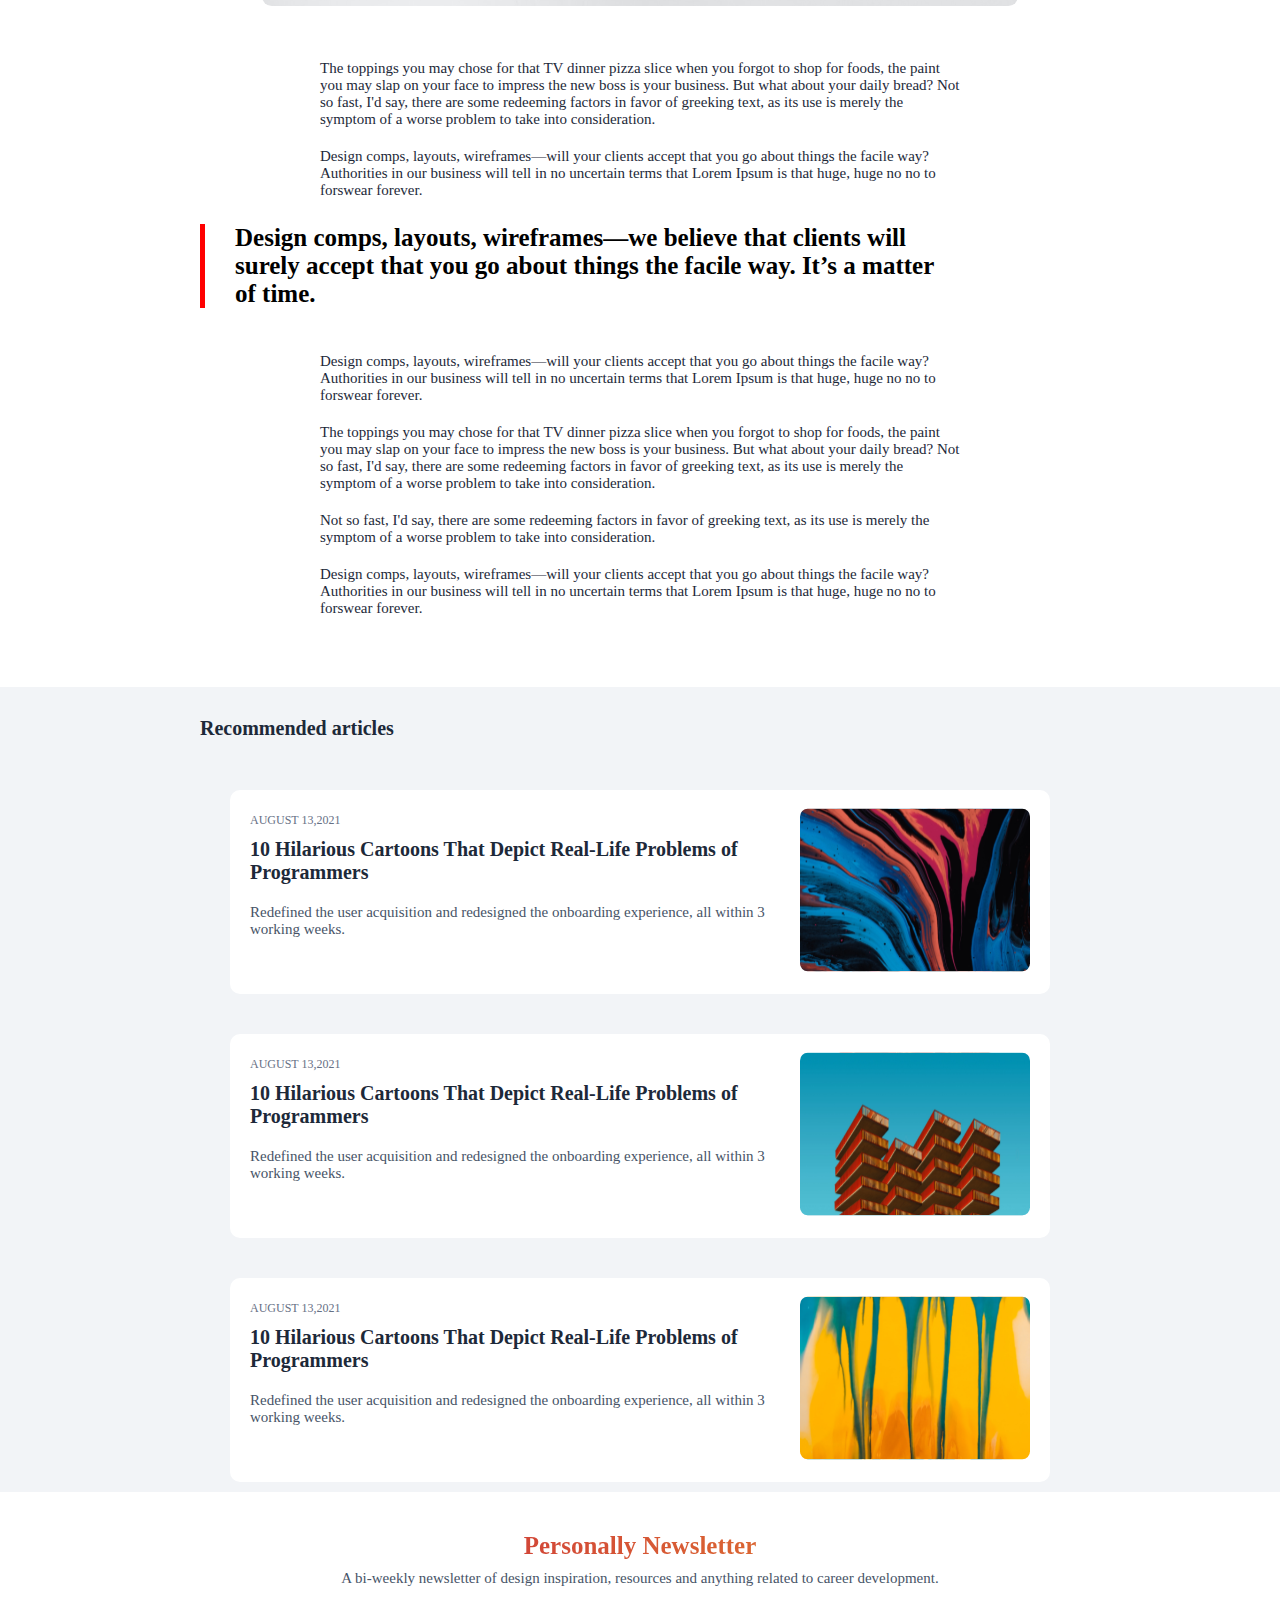
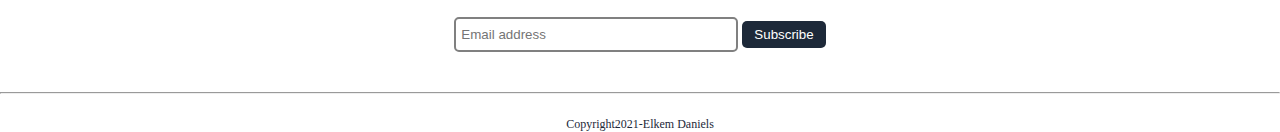
<file: Category.html>
<!DOCTYPE html>
<html lang="en">

<head>
    <meta charset="UTF-8">
    <meta http-equiv="X-UA-Compatible" content="IE=edge">
    <meta name="viewport" content="width=device-width, initial-scale=1.0">
    <link rel="stylesheet" href="style.css">
    <link rel="preconnect" href="https://fonts.googleapis.com">
    <link rel="preconnect" href="https://fonts.gstatic.com" crossorigin>
    <link href="https://fonts.googleapis.com/css2?family=Poppins:wght@100;200;300;400;500;600;700;800;900&display=swap"
        rel="stylesheet">
    <title>Minimal-Blog-Template</title>
</head>

<body>
    <section class="blog-header">
        <header class="header">
            <img src="IMAGES/personally-logo.svg" alt="">
            <label for="mobileIcon" class="mobile">
                <div class="mobile-icon">
                    <img src="IMAGES/Union.svg" alt="">
                </div>
            </label>
            <input type="checkbox" id="mobileIcon" class="mobileIcon">
            <nav class="navbar">
                <ul>
                    <a href="Daily Digest.html" style="text-decoration: none;">
                        <li>Daily Digest</li>
                    </a>
                    <a href="Design Tools.html" style="text-decoration: none;">
                        <li>Design Tools</li>
                    </a>
                    <a href="Tutorial.html" style="text-decoration: none;">
                        <li>Tutorials</li>
                    </a>
                </ul>
                <button class="button-one">Subscribe</button>
            </nav>
        </header>
    </section>
    <section class="blog-main-one">
        <div class="sub-sales">
            <h1>10 hilarious NFT sales that broke the internet</h1>
            <p>AUGust 13, 2021 • <span>DAILY DIGEST</span></p>
        </div>
    </section>
    <section class="blog-main-seven">
        <div class="sub-set-one">
            <img src="IMAGES/Rectangle 125 (1).svg" alt="">
        </div>
        <section class="blog-main-eight">
            <p class="sub-set-two">
                Design comps, layouts, wireframes—will your clients accept that you go about things the facile way?
                Authorities in our business will tell in no uncertain terms that Lorem Ipsum is that huge, huge no no to
                forswear forever.
            </p>

            <p class="sub-set-two">Not so fast, I'd say, there are some redeeming factors in favor of greeking text, as
                its
                use is merely the
                symptom of a worse problem to take into consideration.</p>

            <p class="sub-set-two"> The toppings you may chose for that TV dinner pizza slice when you forgot to shop
                for
                foods, the paint you
                may slap on your face to impress the new boss is your business. But what about your daily bread?</p>
        </section>
        <div class="sub-set-three">
            <img src="IMAGES/unsplash_2s9aHF4eCjI.svg" alt="">
        </div>
        <section class="blog-main-eight">
            <p class="sub-set-two">The toppings you may chose for that TV dinner pizza slice when you forgot to shop for
                foods, the paint you
                may slap on your face to impress the new boss is your business. But what about your daily bread? Not so
                fast, I'd say, there are some redeeming factors in favor of greeking text, as its use is merely the
                symptom
                of a worse problem to take into consideration. </p>

            <p class="sub-set-two">Design comps, layouts, wireframes—will your clients accept that you go about things
                the
                facile way?
                Authorities in our business will tell in no uncertain terms that Lorem Ipsum is that huge, huge no no to
                forswear forever. </p>
        </section>
        <section class="blog-main-nine">
            <h5>Design comps, layouts, wireframes—we believe that clients will surely accept that you go about things
                the facile way. It’s a matter of time.</h5>
        </section>
        <section class="blog-main-nine">
            <p class="sub-set-two">Design comps, layouts, wireframes—will your clients accept that you go about things
                the facile way?
                Authorities in our business will tell in no uncertain terms that Lorem Ipsum is that huge, huge no no to
                forswear forever.</p>

            <p class="sub-set-two">The toppings you may chose for that TV dinner pizza slice when you forgot to shop for
                foods, the paint
                you may slap on your face to impress the new boss is your business. But what about your daily bread? Not
                so fast, I'd say, there are some redeeming factors in favor of greeking text, as its use is merely the
                symptom of a worse problem to take into consideration.</p>

            <p class="sub-set-two">Not so fast, I'd say, there are some redeeming factors in favor of greeking text, as
                its use is merely
                the symptom of a worse problem to take into consideration.</p>

            <p class="sub-set-two">Design comps, layouts, wireframes—will your clients accept that you go about things
                the facile way?
                Authorities in our business will tell in no uncertain terms that Lorem Ipsum is that huge, huge no no to
                forswear forever.</p>
        </section>
    </section>
    <section class="blog-main-two">
        <div class="sub-one">
            <h5>Recommended articles</h5>
        </div>
        <div class="sub-main">
            <div class="sub-two">
                <div class="sub-div">
                    <span>AUGUST 13,2021</span>
                    <h2>10 Hilarious Cartoons That Depict Real-Life Problems of Programmers</h2>
                    <p>Redefined the user acquisition and redesigned the onboarding experience, all within 3 working
                        weeks.</p>
                </div>
                <div class="sub-div-one">
                    <img src="IMAGES/unsplash_NTYYL9Eb9y8.svg" alt="">
                </div>
            </div>
        </div>
        <div class="sub-main">
            <div class="sub-two">
                <div class="sub-div">
                    <span>AUGUST 13,2021</span>
                    <h2>10 Hilarious Cartoons That Depict Real-Life Problems of Programmers</h2>
                    <p>Redefined the user acquisition and redesigned the onboarding experience, all within 3 working
                        weeks.</p>
                </div>
                <div class="sub-div-one">
                    <img src="IMAGES/unsplash_IylbHVX6MmQ.svg" alt="">
                </div>
            </div>
        </div>
        <div class="sub-main">
            <div class="sub-two">
                <div class="sub-div">
                    <span>AUGUST 13,2021</span>
                    <h2>10 Hilarious Cartoons That Depict Real-Life Problems of Programmers</h2>
                    <p>Redefined the user acquisition and redesigned the onboarding experience, all within 3 working
                        weeks.</p>
                </div>
                <div class="sub-div-one">
                    <img src="IMAGES/unsplash_zKnQnyARggY.svg" alt="">
                </div>
            </div>
        </div>
    </section>
    <section class="blog-main-five">
        <h2>Personally Newsletter</h2>
        <p>A bi-weekly newsletter of design inspiration, resources and anything related to career development.</p>
        <div class="sub-div-two">
            <input type="email" placeholder="Email address">
            <button class="button-three">Subscribe</button>
        </div>
    </section>
    <section class="blog-main-six">
        <hr>
        <div class="hr-div">
            <span>Copyright2021-Elkem Daniels</span>
        </div>

    </section>
</body>

</html>
</file>
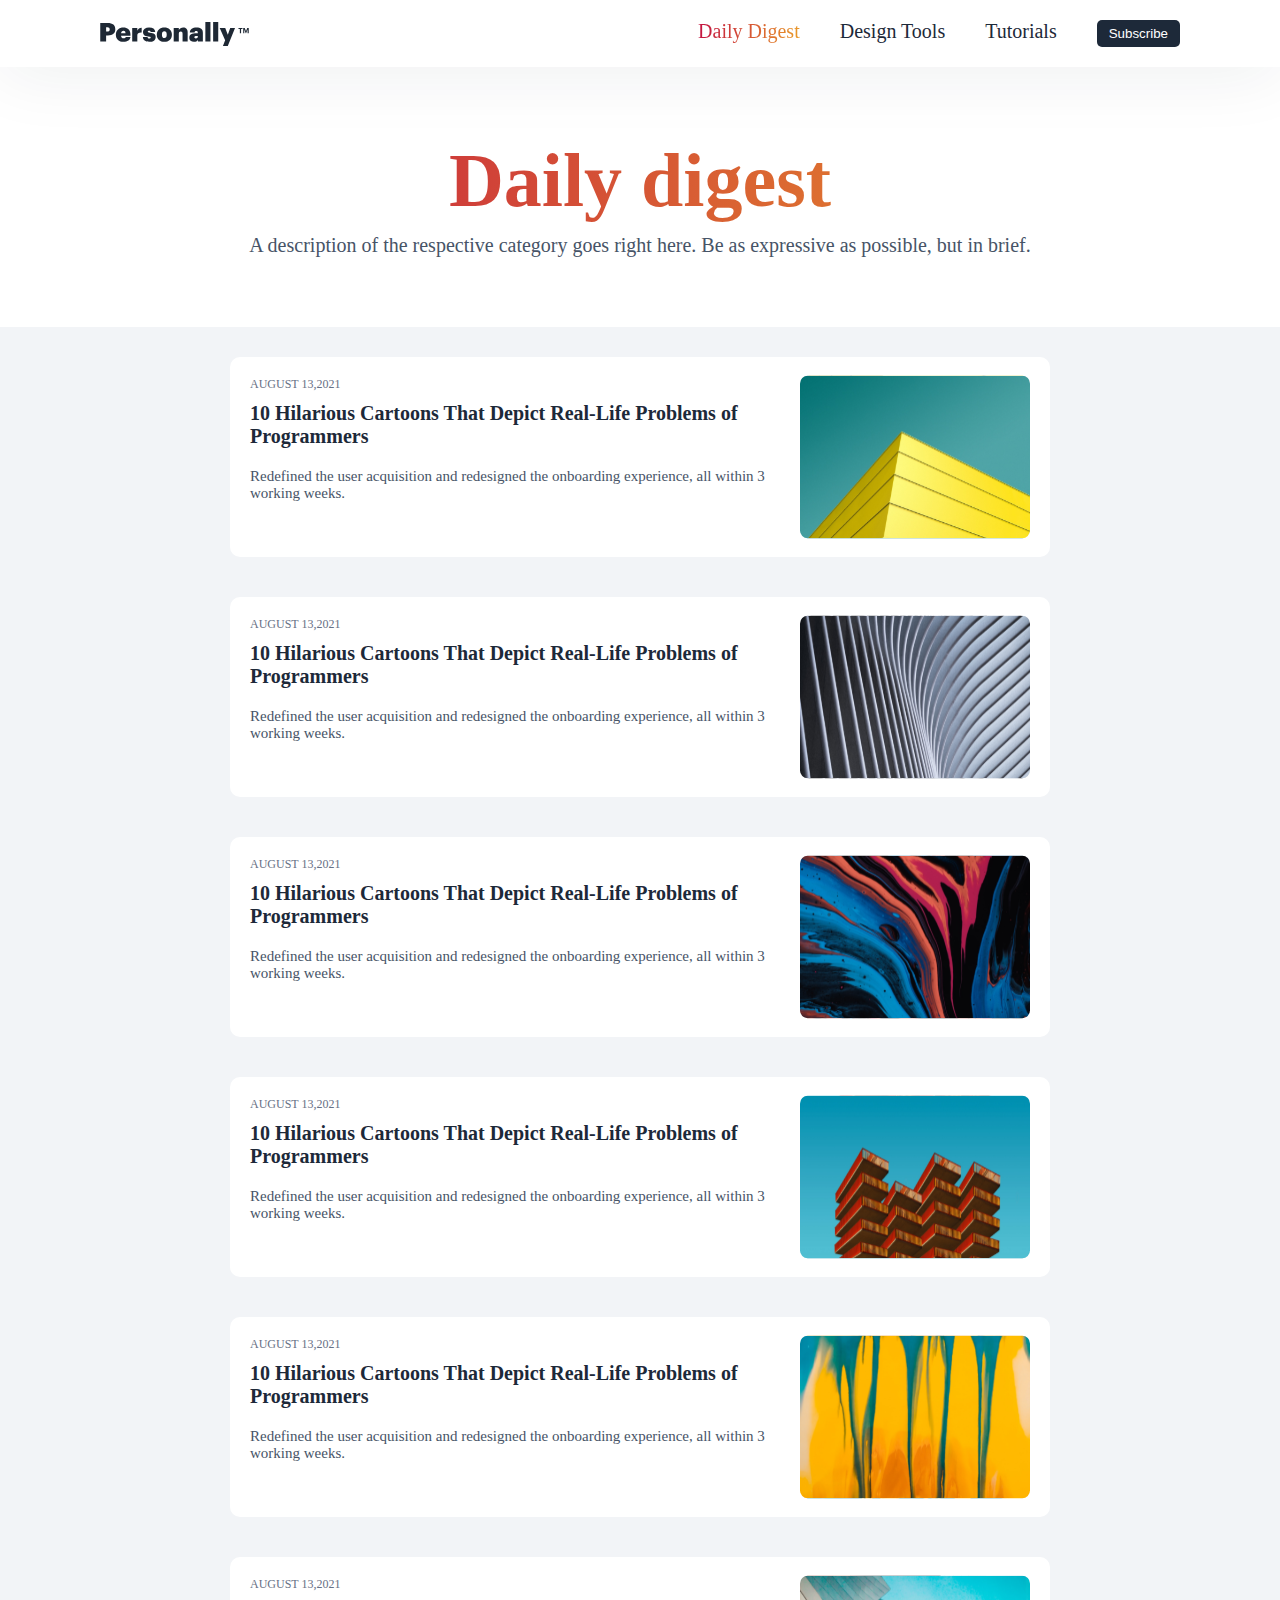
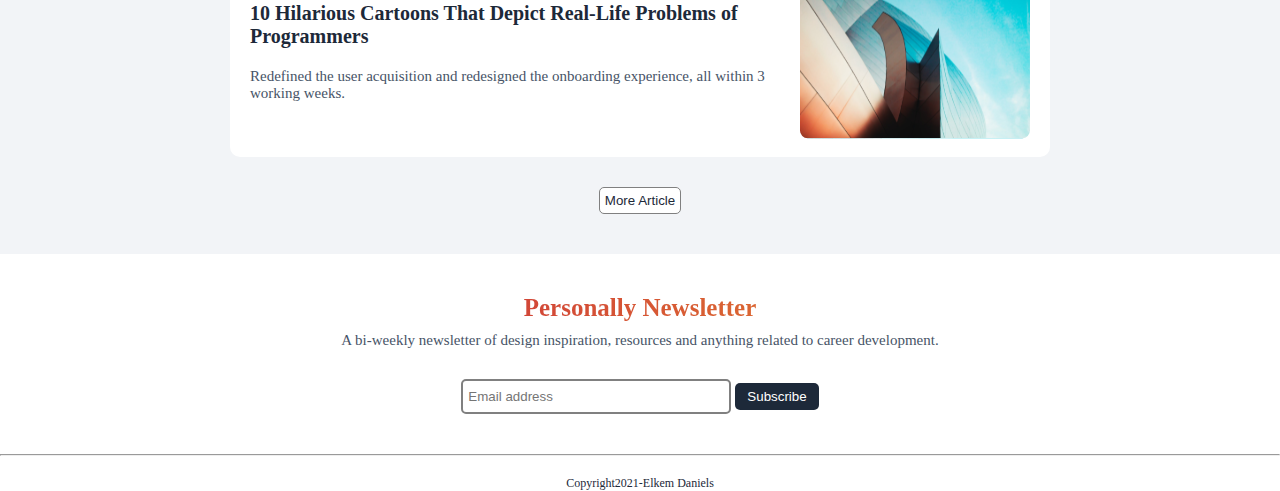
<file: Daily Digest.html>
<html lang="en">

<head>
    <meta charset="UTF-8">
    <meta http-equiv="X-UA-Compatible" content="IE=edge">
    <meta name="viewport" content="width=device-width, initial-scale=1.0">
    <link rel="stylesheet" href="style.css">
    <link rel="preconnect" href="https://fonts.googleapis.com">
    <link rel="preconnect" href="https://fonts.gstatic.com" crossorigin>
    <link href="https://fonts.googleapis.com/css2?family=Poppins:wght@100;200;300;400;500;600;700;800;900&display=swap"
        rel="stylesheet">
    <title>Minimal-Blog-Template</title>
</head>

<body>
    <section class="blog-header">
        <header class="header">
            <a href="index.html" style="text-decoration: none;"><img src="IMAGES/personally-logo.svg" alt=""></a>
            <label for="mobileIcon" class="mobile">
                <div class="mobile-icon">
                    <img src="IMAGES/Union.svg" alt="">
                </div>
            </label>
            <input type="checkbox" id="mobileIcon" class="mobileIcon">
            <nav class="navbar">
                <ul>
                    <li class="school">Daily Digest</li>
                    <a href="Design Tools.html" style="text-decoration: none;">
                        <li>Design Tools</li>
                    </a>
                    <a href="Tutorial.html" style="text-decoration: none;">
                        <li>Tutorials</li>
                    </a>
                </ul>
                <button class="button-one">Subscribe</button>
            </nav>
        </header>
    </section>
    <section class="blog-main-one">
        <h1>Daily digest</h1>
        <p>A description of the respective category goes right here. Be as expressive as possible, but in brief.</p>
    </section>
    <section class="blog-main-two">
        <div class="sub-main">
            <a href="Article.html" style="text-decoration: none;">
                <div class="sub-two">
                    <div class="sub-div">
                        <span>AUGUST 13,2021</span>
                        <h2>10 Hilarious Cartoons That Depict Real-Life Problems of Programmers</h2>
                        <p>Redefined the user acquisition and redesigned the onboarding experience, all within 3 working
                            weeks.</p>
                    </div>
                    <div class="sub-div-one">
                        <img src="IMAGES/unsplash_37Hk9D4Ig_4.svg" alt="">
                    </div>
                </div>
            </a>
        </div>
        <div class="sub-main">
            <a href="Category.html" style="text-decoration: none;">
                <div class="sub-two">
                    <div class="sub-div">
                        <span>AUGUST 13,2021</span>
                        <h2>10 Hilarious Cartoons That Depict Real-Life Problems of Programmers</h2>
                        <p>Redefined the user acquisition and redesigned the onboarding experience, all within 3 working
                            weeks.</p>
                    </div>
                    <div class="sub-div-one">
                        <img src="IMAGES/unsplash_-6zFVL4YuaM.svg" alt="">
                    </div>
                </div>
            </a>
        </div>
        <div class="sub-main">
            <a href="Art.html" style="text-decoration: none;">
                <div class="sub-two">
                    <div class="sub-div">
                        <span>AUGUST 13,2021</span>
                        <h2>10 Hilarious Cartoons That Depict Real-Life Problems of Programmers</h2>
                        <p>Redefined the user acquisition and redesigned the onboarding experience, all within 3 working
                            weeks.</p>
                    </div>
                    <div class="sub-div-one">
                        <img src="IMAGES/unsplash_NTYYL9Eb9y8.svg" alt="">
                    </div>
                </div>
            </a>
        </div>
        <div class="sub-main">
            <div class="sub-two">
                <div class="sub-div">
                    <span>AUGUST 13,2021</span>
                    <h2>10 Hilarious Cartoons That Depict Real-Life Problems of Programmers</h2>
                    <p>Redefined the user acquisition and redesigned the onboarding experience, all within 3 working
                        weeks.</p>
                </div>
                <div class="sub-div-one">
                    <img src="IMAGES/unsplash_IylbHVX6MmQ.svg" alt="">
                </div>
            </div>
        </div>
        <div class="sub-main">
            <div class="sub-two">
                <div class="sub-div">
                    <span>AUGUST 13,2021</span>
                    <h2>10 Hilarious Cartoons That Depict Real-Life Problems of Programmers</h2>
                    <p>Redefined the user acquisition and redesigned the onboarding experience, all within 3 working
                        weeks.</p>
                </div>
                <div class="sub-div-one">
                    <img src="IMAGES/unsplash_zKnQnyARggY.svg" alt="">
                </div>
            </div>
        </div>
        <div class="sub-main">
            <div class="sub-two">
                <div class="sub-div">
                    <span>AUGUST 13,2021</span>
                    <h2>10 Hilarious Cartoons That Depict Real-Life Problems of Programmers</h2>
                    <p>Redefined the user acquisition and redesigned the onboarding experience, all within 3 working
                        weeks.</p>
                </div>
                <div class="sub-div-one">
                    <img src="IMAGES/unsplash_besqApq3fxs.svg" alt="">
                </div>
            </div>
            <div class="button-house">
                <button class="button-four">More Article</button>
            </div>
        </div>
    </section>
    <section class="blog-main-five">
        <h2>Personally Newsletter</h2>
        <p>A bi-weekly newsletter of design inspiration, resources and anything related to career development.</p>
        <div class="sub-div-two">
            <input type="email" placeholder="Email address">
            <button class="button-three">Subscribe</button>
        </div>
    </section>
    <section class="blog-main-six">
        <hr>
        <div class="hr-div">
            <span>Copyright2021-Elkem Daniels</span>
        </div>

    </section>

</body>

</html>
</file>
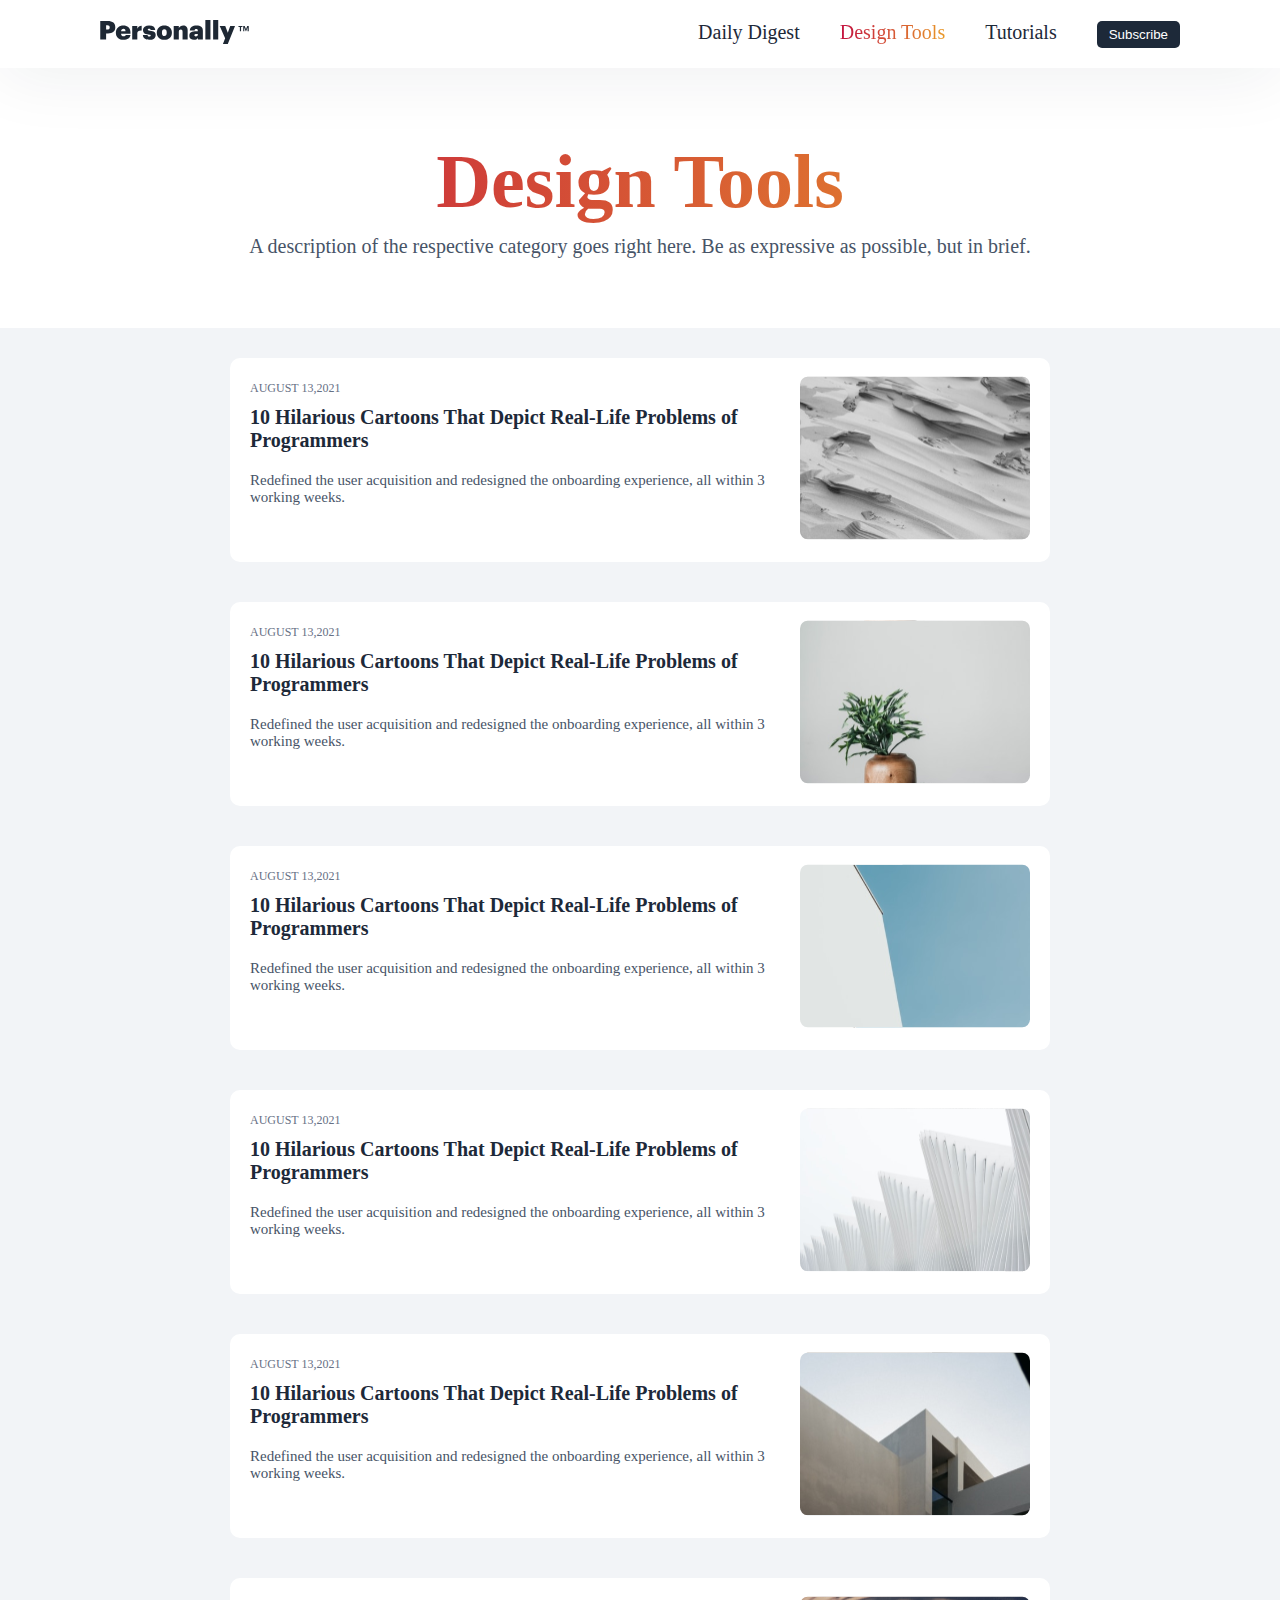
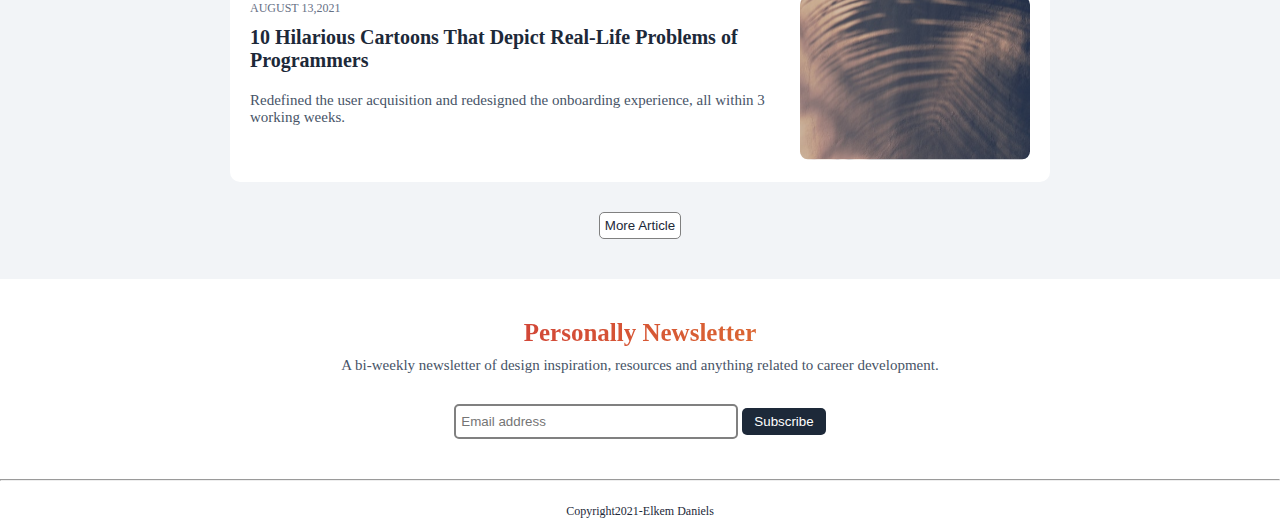
<file: Design Tools.html>
<!DOCTYPE html>
<html lang="en">

<head>
    <meta charset="UTF-8">
    <meta http-equiv="X-UA-Compatible" content="IE=edge">
    <meta name="viewport" content="width=device-width, initial-scale=1.0">
    <link rel="stylesheet" href="style.css">
    <link rel="preconnect" href="https://fonts.googleapis.com">
    <link rel="preconnect" href="https://fonts.gstatic.com" crossorigin>
    <link href="https://fonts.googleapis.com/css2?family=Poppins:wght@100;200;300;400;500;600;700;800;900&display=swap"
        rel="stylesheet">
    <title>Minimal-Blog-Template</title>
</head>

<body>
    <section class="blog-header">
        <header class="header">
            <a href="index.html" style="text-decoration: none;"><img src="IMAGES/personally-logo.svg" alt=""></a>
            <label for="mobileIcon" class="mobile">
                <div class="mobile-icon">
                    <img src="IMAGES/Union.svg" alt="">
                </div>
            </label>
            <input type="checkbox" id="mobileIcon" class="mobileIcon">
            <nav class="navbar">
                <ul>
                    <a href="Daily Digest.html" style="text-decoration: none;">
                        <li>Daily Digest</li>
                    </a>
                    <li class="school">Design Tools</li>
                    <a href="Tutorial.html" style="text-decoration: none;">
                        <li>Tutorials</li>
                    </a>
                </ul>
                <button class="button-one">Subscribe</button>
            </nav>
        </header>
    </section>
    <section class="blog-main-one">
        <h1>Design Tools</h1>
        <p>A description of the respective category goes right here. Be as expressive as possible, but in brief.</p>
    </section>
    <section class="blog-main-two">
        <div class="sub-main">
            <div class="sub-two">
                <div class="sub-div">
                    <span>AUGUST 13,2021</span>
                    <h2>10 Hilarious Cartoons That Depict Real-Life Problems of Programmers</h2>
                    <p>Redefined the user acquisition and redesigned the onboarding experience, all within 3 working
                        weeks.</p>
                </div>
                <div class="sub-div-one">
                    <img src="IMAGES/unsplash_hdajoMFYeu0.svg" alt="">
                </div>
            </div>
        </div>
        <div class="sub-main">
            <div class="sub-two">
                <div class="sub-div">
                    <span>AUGUST 13,2021</span>
                    <h2>10 Hilarious Cartoons That Depict Real-Life Problems of Programmers</h2>
                    <p>Redefined the user acquisition and redesigned the onboarding experience, all within 3 working
                        weeks.</p>
                </div>
                <div class="sub-div-one">
                    <img src="IMAGES/unsplash_giP0e750Dr8.svg" alt="">
                </div>
            </div>
        </div>
        <div class="sub-main">
            <div class="sub-two">
                <div class="sub-div">
                    <span>AUGUST 13,2021</span>
                    <h2>10 Hilarious Cartoons That Depict Real-Life Problems of Programmers</h2>
                    <p>Redefined the user acquisition and redesigned the onboarding experience, all within 3 working
                        weeks.</p>
                </div>
                <div class="sub-div-one">
                    <img src="IMAGES/unsplash_J0mCeeJh0nc.svg" alt="">
                </div>
            </div>
        </div>
        <div class="sub-main">
            <div class="sub-two">
                <div class="sub-div">
                    <span>AUGUST 13,2021</span>
                    <h2>10 Hilarious Cartoons That Depict Real-Life Problems of Programmers</h2>
                    <p>Redefined the user acquisition and redesigned the onboarding experience, all within 3 working
                        weeks.</p>
                </div>
                <div class="sub-div-one">
                    <img src="IMAGES/unsplash_alS7ewQ41M8.svg" alt="">
                </div>
            </div>
        </div>
        <div class="sub-main">
            <div class="sub-two">
                <div class="sub-div">
                    <span>AUGUST 13,2021</span>
                    <h2>10 Hilarious Cartoons That Depict Real-Life Problems of Programmers</h2>
                    <p>Redefined the user acquisition and redesigned the onboarding experience, all within 3 working
                        weeks.</p>
                </div>
                <div class="sub-div-one">
                    <img src="IMAGES/unsplash_0mXdghvJ61U.svg" alt="">
                </div>
            </div>
        </div>
        <div class="sub-main">
            <div class="sub-two">
                <div class="sub-div">
                    <span>AUGUST 13,2021</span>
                    <h2>10 Hilarious Cartoons That Depict Real-Life Problems of Programmers</h2>
                    <p>Redefined the user acquisition and redesigned the onboarding experience, all within 3 working
                        weeks.</p>
                </div>
                <div class="sub-div-one">
                    <img src="IMAGES/unsplash_M2qpFgm0OiY.svg" alt="">
                </div>
            </div>
            <div class="button-house">
                <button class="button-four">More Article</button>
            </div>
        </div>
    </section>
    <section class="blog-main-five">
        <h2>Personally Newsletter</h2>
        <p>A bi-weekly newsletter of design inspiration, resources and anything related to career development.</p>
        <div class="sub-div-two">
            <input type="email" placeholder="Email address">
            <button class="button-three">Subscribe</button>
        </div>
    </section>
    <section class="blog-main-six">
        <hr>
        <div class="hr-div">
            <span>Copyright2021-Elkem Daniels</span>
        </div>

    </section>

</body>

</html>
</file>
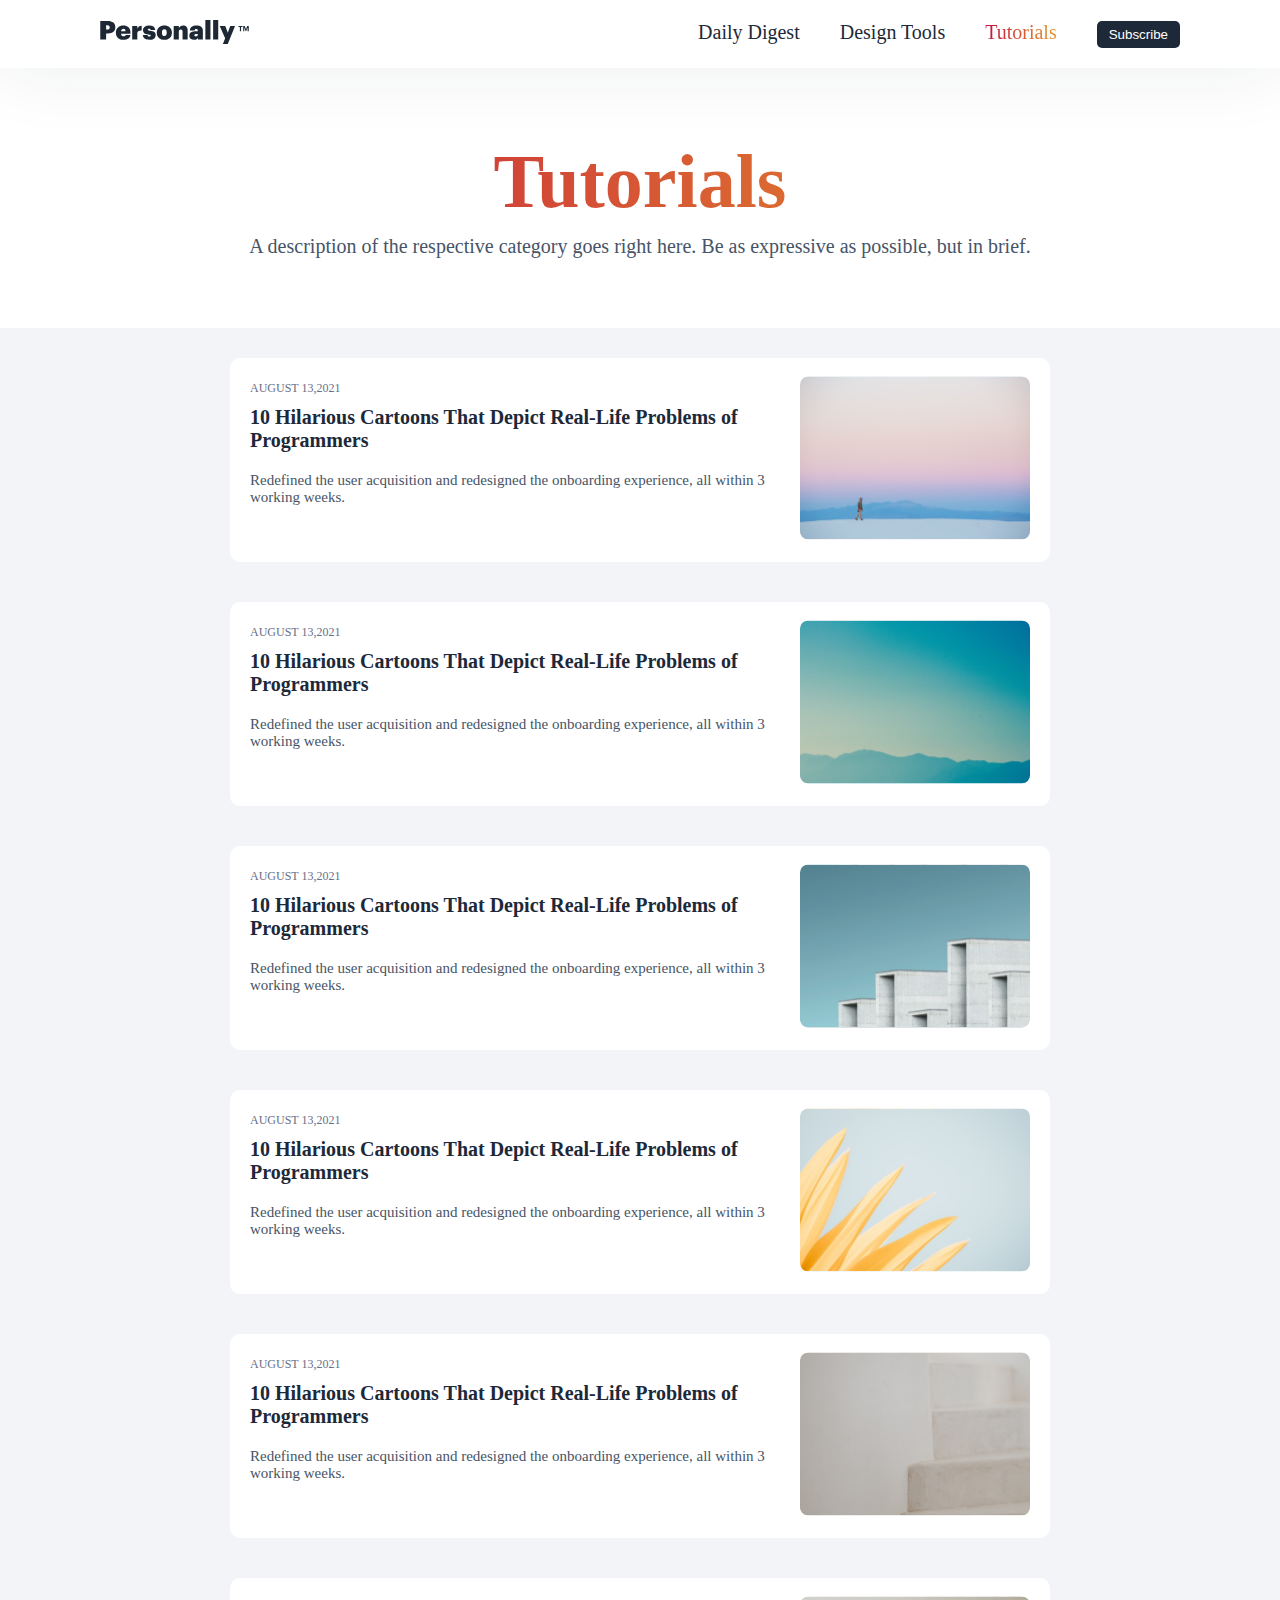
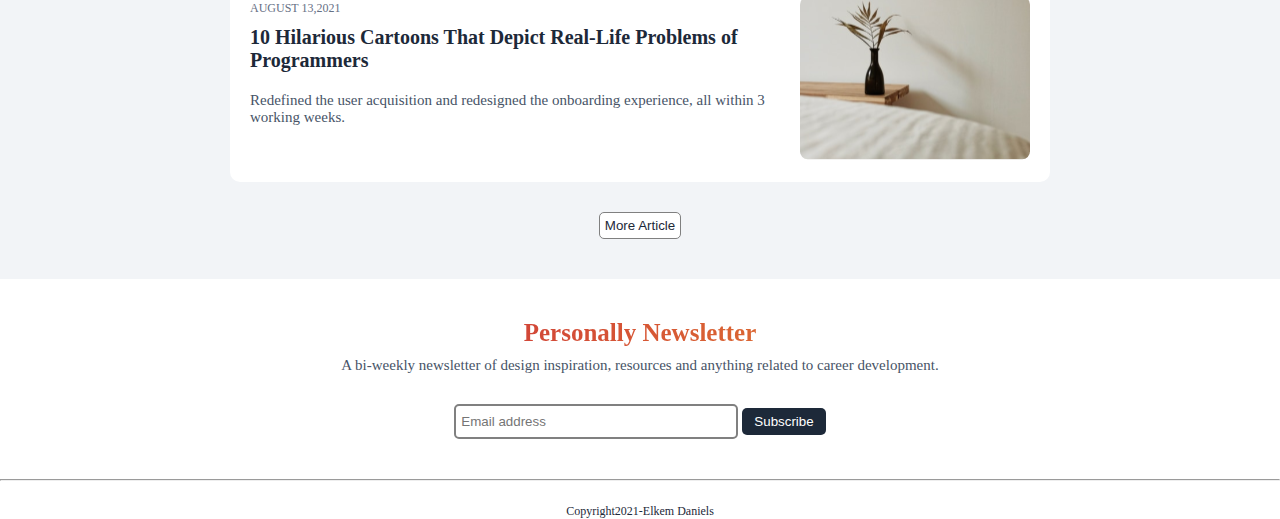
<file: Tutorial.html>
<!DOCTYPE html>
<html lang="en">

<head>
    <meta charset="UTF-8">
    <meta http-equiv="X-UA-Compatible" content="IE=edge">
    <meta name="viewport" content="width=device-width, initial-scale=1.0">
    <link rel="stylesheet" href="style.css">
    <link rel="preconnect" href="https://fonts.googleapis.com">
    <link rel="preconnect" href="https://fonts.gstatic.com" crossorigin>
    <link href="https://fonts.googleapis.com/css2?family=Poppins:wght@100;200;300;400;500;600;700;800;900&display=swap"
        rel="stylesheet">
    <title>Minimal-Blog-Template</title>
</head>

<body>
    <section class="blog-header">
        <header class="header">
            <a href="index.html" style="text-decoration: none;"><img src="IMAGES/personally-logo.svg" alt=""></a>
            <label for="mobileIcon" class="mobile">
                <div class="mobile-icon">
                    <img src="IMAGES/Union.svg" alt="">
                </div>
            </label>
            <input type="checkbox" id="mobileIcon" class="mobileIcon">
            <nav class="navbar">
                <ul>
                    <a href="Daily Digest.html" style="text-decoration: none;">
                        <li>Daily Digest</li>
                    </a>
                    <a href="Design Tools.html" style="text-decoration: none;">
                        <li>Design Tools</li>
                    </a>
                    <li class="school">Tutorials</li>
                </ul>
                <button class="button-one">Subscribe</button>
            </nav>
        </header>
    </section>
    <section class="blog-main-one">
        <h1>Tutorials</h1>
        <p>A description of the respective category goes right here. Be as expressive as possible, but in brief.</p>
    </section>
    <section class="blog-main-two">
        <div class="sub-main">
            <div class="sub-two">
                <div class="sub-div">
                    <span>AUGUST 13,2021</span>
                    <h2>10 Hilarious Cartoons That Depict Real-Life Problems of Programmers</h2>
                    <p>Redefined the user acquisition and redesigned the onboarding experience, all within 3 working
                        weeks.</p>
                </div>
                <div class="sub-div-one">
                    <img src="IMAGES/unsplash_SJSpo9hQf7s.svg" alt="">
                </div>
            </div>
        </div>
        <div class="sub-main">
            <div class="sub-two">
                <div class="sub-div">
                    <span>AUGUST 13,2021</span>
                    <h2>10 Hilarious Cartoons That Depict Real-Life Problems of Programmers</h2>
                    <p>Redefined the user acquisition and redesigned the onboarding experience, all within 3 working
                        weeks.</p>
                </div>
                <div class="sub-div-one">
                    <img src="IMAGES/unsplash_a-xbE4Tye5c.svg" alt="">
                </div>
            </div>
        </div>
        <div class="sub-main">
            <div class="sub-two">
                <div class="sub-div">
                    <span>AUGUST 13,2021</span>
                    <h2>10 Hilarious Cartoons That Depict Real-Life Problems of Programmers</h2>
                    <p>Redefined the user acquisition and redesigned the onboarding experience, all within 3 working
                        weeks.</p>
                </div>
                <div class="sub-div-one">
                    <img src="IMAGES/unsplash_ItvVUpgac0o.svg" alt="">
                </div>
            </div>
        </div>
        <div class="sub-main">
            <div class="sub-two">
                <div class="sub-div">
                    <span>AUGUST 13,2021</span>
                    <h2>10 Hilarious Cartoons That Depict Real-Life Problems of Programmers</h2>
                    <p>Redefined the user acquisition and redesigned the onboarding experience, all within 3 working
                        weeks.</p>
                </div>
                <div class="sub-div-one">
                    <img src="IMAGES/unsplash_MpTdvXlAsVE.svg" alt="">
                </div>
            </div>
        </div>
        <div class="sub-main">
            <div class="sub-two">
                <div class="sub-div">
                    <span>AUGUST 13,2021</span>
                    <h2>10 Hilarious Cartoons That Depict Real-Life Problems of Programmers</h2>
                    <p>Redefined the user acquisition and redesigned the onboarding experience, all within 3 working
                        weeks.</p>
                </div>
                <div class="sub-div-one">
                    <img src="IMAGES/unsplash_c-Ot-d_-NSk.svg" alt="">
                </div>
            </div>
        </div>
        <div class="sub-main">
            <div class="sub-two">
                <div class="sub-div">
                    <span>AUGUST 13,2021</span>
                    <h2>10 Hilarious Cartoons That Depict Real-Life Problems of Programmers</h2>
                    <p>Redefined the user acquisition and redesigned the onboarding experience, all within 3 working
                        weeks.</p>
                </div>
                <div class="sub-div-one">
                    <img src="IMAGES/unsplash_lPZZXH9sjZU.svg" alt="">
                </div>
            </div>
            <div class="button-house">
                <button class="button-four">More Article</button>
            </div>
        </div>
    </section>
    <section class="blog-main-five">
        <h2>Personally Newsletter</h2>
        <p>A bi-weekly newsletter of design inspiration, resources and anything related to career development.</p>
        <div class="sub-div-two">
            <input type="email" placeholder="Email address">
            <button class="button-three">Subscribe</button>
        </div>
    </section>
    <section class="blog-main-six">
        <hr>
        <div class="hr-div">
            <span>Copyright2021-Elkem Daniels</span>
        </div>

    </section>
</body>

</html>
</file>
<file: style.css>
* {
    margin: 0;
    padding: 0;
    font-family: 'Poppins' sans-serif;
}

.header {
    padding-left: 100px;
    padding-right: 100px;
    display: flex;
    justify-content: space-between;
    align-items: center;
    padding-top: 20px;
    padding-bottom: 20px;
    box-shadow: 0px 4px 70px rgba(30, 40, 52, 0.08);
}

.navbar ul {
    display: flex;
    
}

.navbar {
    display: flex;

}

.navbar ul li {
    list-style-type: none;
    margin-right: 40px;
    color: #1D2939;
    font-size: 20px;
    font-weight: 500;
    cursor: pointer;
   
}

.school {
    background-clip: text;
    background: linear-gradient(97.1deg, #C41740 4.8%, #EA9C28 100%);
    -webkit-background-clip: text;
    -webkit-text-fill-color: transparent;
}

.button-one {
    background-color: #1D2939;
    color: #FFFFFF;
    border-radius: 5px;
    cursor: pointer;
    padding: 6px 12px;
    border: none;
}

.mobile-icon,
.mobileIcon {
    display: none;
}

.blog-main-one {
    padding-left: 100px;
    padding-right: 100px;
    margin-top: 70px;
    text-align: center;
}

.blog-main-one h1 {
    margin-top: 15px;
    background-clip: text;
    background: linear-gradient(97.1deg, #C41740 4.8%, #EA9C28 100%);
    -webkit-background-clip: text;
    -webkit-text-fill-color: transparent;
    font-size: 76px;
    font-weight: 700;
    text-align: center;

}

.blog-main-one p {
    color: #475467;
    padding-top: 10px;
    font-weight: 400;
    font-size: 20px;
}

.blog-main-two {
    padding-left: 100px;
    padding-right: 100px;
    margin-top: 70px;
    background-color: #F2F4F7;
}

.sub-one {
    display: flex;
    justify-content: space-between;
    padding-top: 30px;
    padding-bottom: 20px;
    margin-left: 100px;
    margin-right: 100px;
}

.sub-one h5 {
    color: #1D2939;
    font-size: 20px;
    font-weight: 600;
}

.button-two {
    background-color: #FFFFFF;
    color: #1D2939;
    border-radius: 5px;
    cursor: pointer;
    padding: 6px 12px;
    border: none;
}

.sub-main {
    padding: 10px;

}

.sub-two {
    display: flex;
    justify-content: space-between;
    margin-left: 120px;
    margin-right: 120px;
    background-color: #FFFFFF;
    border-radius: 10px;
    margin-top: 20px;

}

.sub-div {
    padding-left: 20px;
    margin-top: 20px;
}

.sub-div span {
    color: #667085;
    font-size: 12px;
    font-weight: 400;
}

.sub-div h2 {
    color: #1D2939;
    font-size: 20px;
    font-weight: 600;
    margin-top: 10px;
}

.sub-div p {
    color: #475467;
    font-size: 15px;
    font-weight: 500;
    margin-top: 20px;

}


.sub-div-one img {
    width: 230px;
    height: 200px;
    padding-right: 20px;
}

.blog-main-three {
    padding-left: 100px;
    padding-right: 100px;
    background-color: #F2F4F7;
}

.blog-main-four {
    padding-left: 100px;
    padding-right: 100px;
    background-color: #F2F4F7;
    padding-bottom: 40px;
}

.blog-main-five {
    padding-left: 100px;
    padding-right: 100px;
    text-align: center;
    margin-top: 40px;
}

.blog-main-five h2 {
    background-clip: text;
    background: linear-gradient(97.1deg, #C41740 4.8%, #EA9C28 100%);
    -webkit-background-clip: text;
    -webkit-text-fill-color: transparent;
    font-size: 25px;
    font-weight: 600;
    margin-bottom: 10px;
}

.blog-main-five p {
    font-size: 15px;
    font-weight: 400;
    margin-bottom: 10px;
    color: #475467;
}

.sub-div-two {
    margin-top: 30px;

}

.sub-div-two input {

    width: 25%;
    padding: 8px 5px;
    border-radius: 5px;
    border: 2px solid grey;
}

.button-three {
    background-color: #1D2939;
    color: #FFFFFF;
    border-radius: 5px;
    cursor: pointer;
    padding: 6px 12px;
    border: none;
}

.blog-main-six {
    margin-top: 40px;
}

.hr-div {
    margin-top: 20px;
    padding-left: 100px;
    padding-right: 100px;
    text-align: center;
}

.hr-div span {
    color: #1D2939;
    font-size: 12px;
    font-weight: 400;
}

.button-house {
    display: flex;
    justify-content: center;
    margin-top: 30px;
    margin-bottom: 30px;
}

.button-four {
    background-color: #FFFFFF;
    color: #1D2939;
    border-radius: 5px;
    padding: 5px 5px;
    cursor: pointer;
    border: 1px solid grey;
}

.sub-sales span {
    color: #1D2939;
    font-size: 15px;
    font-weight: 600;
}

.blog-main-seven {
    padding-left: 100px;
    padding-right: 100px;
    margin-top: 30px;
    text-align: center;
}


.sub-set-one img {
    margin-top: 30px;
    width: 85%;
    margin-bottom: 30px;
}

.blog-main-eight {
    padding-left: 100px;
    padding-right: 100px;
}

.sub-set-two {
    padding-top: 20px;
    color: #1D2939;
    font-weight: 400;
    font-size: 15px;
    text-align: left;
    padding-left: 120px;
    padding-right: 120px;
}

.sub-set-three img {
    margin-top: 30px;
    width: 70%;
    margin-bottom: 30px;
}

.blog-main-nine {
    padding-left: 100px;
    padding-right: 100px;
    margin-top: 25px;
}


.blog-main-nine h5 {
    padding-left: 30px;
    padding-right: 120px;
    font-size: 25px;
    border-left: 5px solid red;
    font-weight: 600;
    text-align: left;
}



@media (max-width: 500px) {
    .header {
        padding-left: 10px;
        padding-right: 10px;
    }

    .navbar ul {
        display: block;

    }

    .navbar {
        display: none;
    }

    .mobile-icon {
        display: block;
        cursor: pointer;
    }

    .mobileIcon {
        display: none;
    }

    .navbar ul li {
        list-style-type: none;
        color: #1D2939;
        font-size: 12px;
        font-weight: 400;
        cursor: pointer;
        padding-bottom: 20px;
    }


    .mobileIcon:checked~.navbar {
        display: grid;
        position: absolute;
        padding: 10px;
        background-color: #FFFFFF;
        width: 90%;
        top: 45px;
    }

    .button-one {
        background-color: #1D2939;
        color: #FFFFFF;
        border-radius: 5px;
        cursor: pointer;
        padding: 5px 5px;
        border: none;
        width: 70px;
        margin-top: 3px;
    }

    .blog-main-one {
        padding-left: 10px;
        padding-right: 10px;
        margin-top: 50px;
        text-align: center;
    }

    .blog-main-one h1 {
        margin-top: 20px;
        background-clip: text;
        background: linear-gradient(97.1deg, #C41740 4.8%, #EA9C28 100%);
        -webkit-background-clip: text;
        -webkit-text-fill-color: transparent;
        font-size: 23px;
        font-weight: 600;
        text-align: center;

    }

    .blog-main-one p {
        color: #475467;
        margin-top: 15px;
        font-weight: 400;
        font-size: 12px;
    }

    .blog-main-two {
        padding-left: 10px;
        padding-right: 10px;
        margin-top: 50px;
        background-color: #F2F4F7;
    }

    .sub-one {
        display: flex;
        justify-content: space-between;
        padding-top: 20px;
        padding-bottom: 20px;
        margin-left: 10px;
        margin-right: 10px;
    }

    .sub-one h5 {
        color: #1D2939;
        font-size: 20px;
        font-weight: 600;
    }

    .button-two {
        background-color: #FFFFFF;
        color: #1D2939;
        border-radius: 5px;
        cursor: pointer;
        padding: 6px 12px;
        border: none;
    }

    .sub-two {
        display: grid;
        margin-left: 10px;
        margin-right: 10px;
        background-color: #FFFFFF;
        border-radius: 10px;
        width: initial;
    }

    .sub-div {
        padding-left: 10px;
        margin-top: 10px;

    }


    .sub-div span {
        color: #667085;
        font-size: 12px;
        font-weight: 400;
    }

    .sub-div h2 {
        color: #1D2939;
        font-size: 15px;
        font-weight: 700;
        margin-top: 10px;
        padding-bottom: 15px;
    }

    .sub-div p {
        display: none;
    }

    .sub-div-one {
        margin-bottom: 10px;
    }

    .sub-div-one img {
        width: 100%;
    }

    .blog-main-three {
        padding-left: 10px;
        padding-right: 10px;
        background-color: #F2F4F7;
    }

    .blog-main-four {
        padding-left: 10px;
        padding-right: 10px;
        background-color: #F2F4F7;
        padding-bottom: 30px;
    }

    .blog-main-five {
        padding-left: 10px;
        padding-right: 10px;
        text-align: center;
        margin-top: 30px;
    }

    .blog-main-five h2 {
        background: linear-gradient(97.1deg, #C41740 4.8%, #EA9C28 100%);
        -webkit-background-clip: text;
        -webkit-text-fill-color: transparent;
        background-clip: text;
        font-size: 20px;
        font-weight: 400;
        margin-bottom: 10px;
    }

    .blog-main-five p {
        font-size: 10px;
        font-weight: 300;
        margin-bottom: 10px;
        color: #475467;
    }

    .sub-div-two {
        margin-top: 20px;
        display: grid;
        width: 100%;

    }

    .sub-div-two input {
        width: initial;
        border-radius: 5px;
        border: 1px solid grey;
        margin-bottom: 10px;

    }

    .button-three {
        background-color: #1D2939;
        color: #FFFFFF;
        border-radius: 5px;
        cursor: pointer;
        padding: 10px 10px;
        border: none;
        width: initial;

    }

    .blog-main-six {
        margin-top: 40px;
    }


    .hr-div {
        margin-top: 20px;
        padding-left: 10px;
        padding-right: 10px;
        text-align: center;
    }

    .hr-div span {
        color: #1D2939;
        font-size: 10px;
        font-weight: 400;
        padding-bottom: 20px;
    }

    .blog-main-seven {
        padding-left: 10px;
        padding-right: 10px;
        margin-top: 30px;
        text-align: center;
    }


    .sub-set-one img {
        margin-top: 30px;
        width: 100%;
        margin-bottom: 30px;
    }

    .blog-main-eight {
        padding-left: 10px;
        padding-right: 10px;
    }

    .sub-set-two {
        padding-top: 20px;
        color: #1D2939;
        font-weight: 400;
        font-size: 15px;
        text-align: left;
        padding-left: 12px;
        padding-right: 12px;
    }

    .sub-set-three img {
        margin-top: 30px;
        width: 90%;
        margin-bottom: 30px;
    }

    .blog-main-nine {
        padding-left: 10px;
        padding-right: 10px;
        margin-top: 25px;
    }

    .blog-main-nine h5 {
        padding-left: 15px;
        padding-right: 15px;
        font-size: 20px;
        border-left: 5px solid red;
        font-weight: 600;
        text-align: left;
    }

}
</file>
